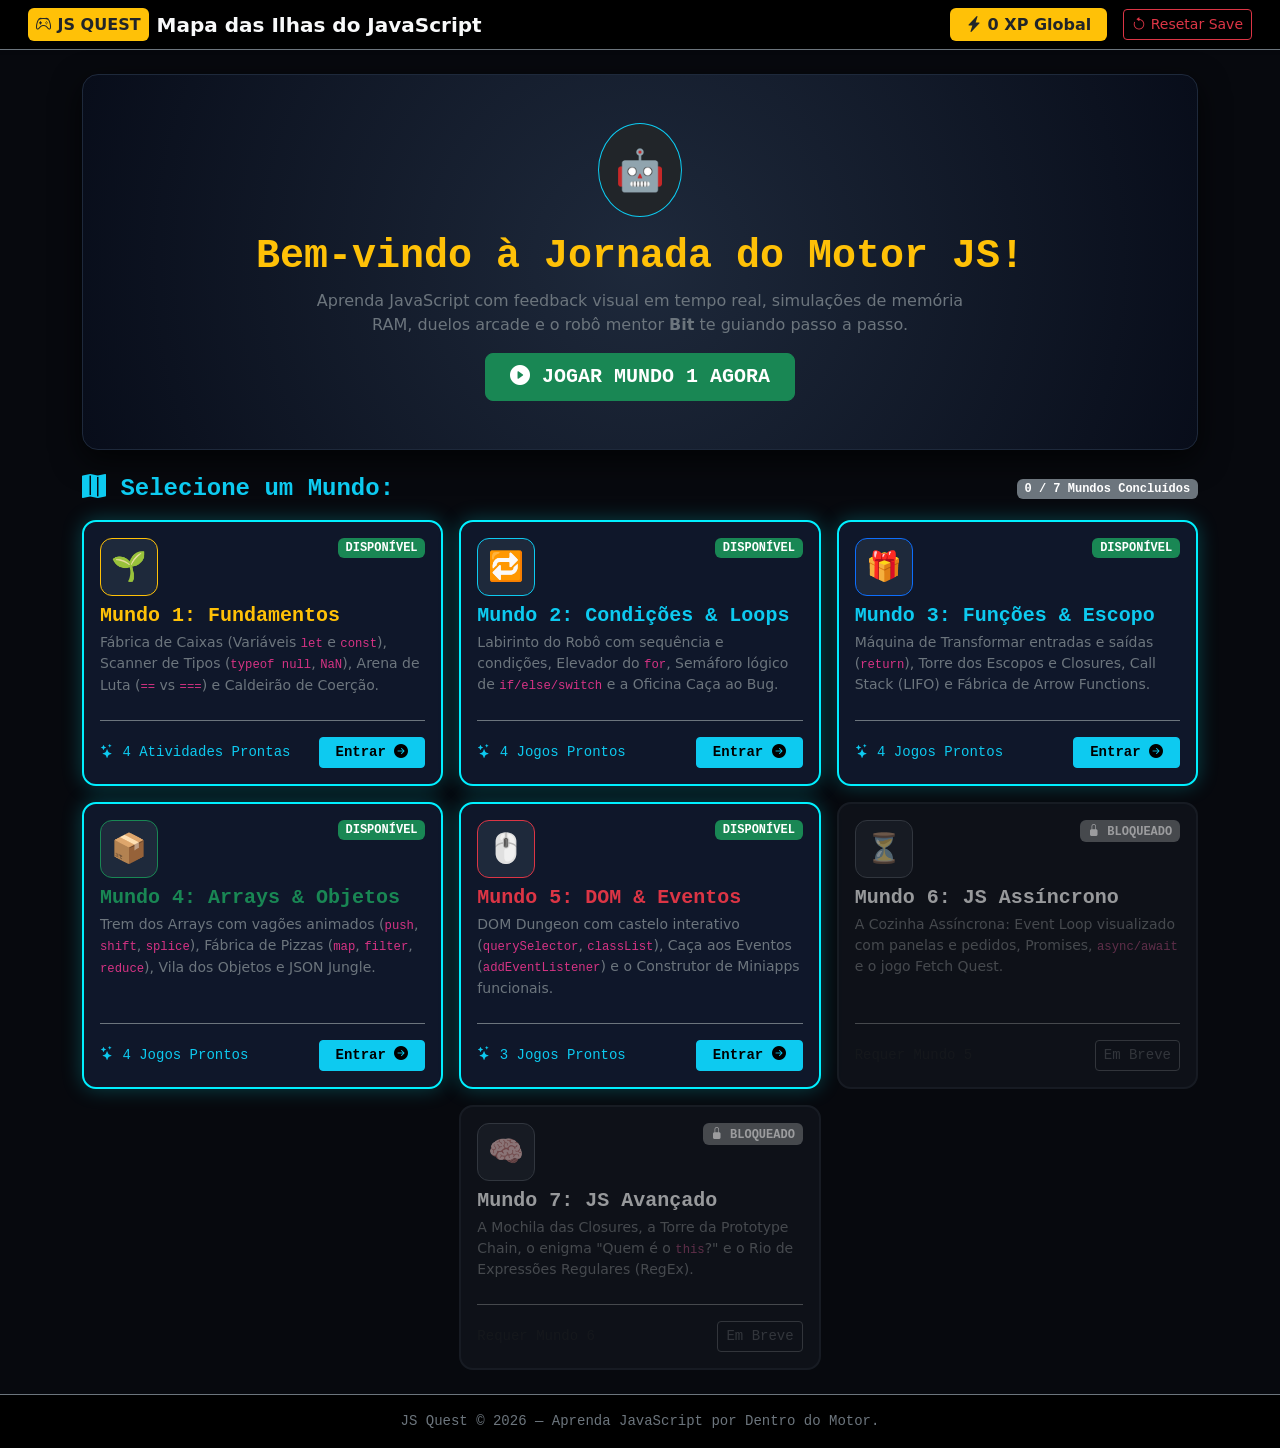
<file: index.html>
<!DOCTYPE html>
<html lang="pt-BR">

<head>
  <meta charset="UTF-8">
  <meta name="viewport" content="width=device-width, initial-scale=1.0">
  <title>JS Quest — Hub dos Mundos</title>
  <!-- Bootstrap 5 CSS -->
  <link href="https://cdn.jsdelivr.net/npm/bootstrap@5.3.3/dist/css/bootstrap.min.css" rel="stylesheet">
  <!-- Bootstrap Icons -->
  <link href="https://cdn.jsdelivr.net/npm/bootstrap-icons@1.11.3/font/bootstrap-icons.min.css" rel="stylesheet">
  <style>
    :root {
      --neon-cyan: #00f0ff;
      --neon-yellow: #ffe600;
      --neon-green: #39ff14;
      --card-bg: #0f172a;
    }

    body {
      background-color: #07090e !important;
      font-family: system-ui, -apple-system, BlinkMacSystemFont, "Segoe UI", Roboto, sans-serif;
      user-select: none;
    }

    /* HERO BANNER */
    .hero-banner {
      background: radial-gradient(circle at center, #1e293b 0%, #080d1a 100%);
      border: 1px solid #1e293b;
      border-radius: 16px;
      box-shadow: 0 10px 30px rgba(0, 0, 0, 0.7);
    }

    /* CARDS DOS MUNDOS */
    .world-card {
      background: var(--card-bg);
      border: 2px solid #334155;
      border-radius: 14px;
      transition: all 0.25s cubic-bezier(0.175, 0.885, 0.32, 1.275);
      position: relative;
      overflow: hidden;
      height: 100%;
      display: flex;
      flex-direction: column;
    }

    .world-card.active-world {
      border-color: var(--neon-cyan);
      box-shadow: 0 0 20px rgba(0, 240, 255, 0.25);
    }

    .world-card.active-world:hover {
      transform: translateY(-6px);
      box-shadow: 0 0 30px rgba(0, 240, 255, 0.45);
      border-color: var(--neon-yellow);
    }

    .world-card.locked-world {
      opacity: 0.6;
      border-color: #1e293b;
      filter: grayscale(0.5);
    }

    .world-icon-badge {
      width: 58px;
      height: 58px;
      border-radius: 12px;
      display: flex;
      align-items: center;
      justify-content: center;
      font-size: 1.8rem;
      background: #1e293b;
      border: 1px solid #475569;
    }

    .pulse-play {
      animation: pulseBtn 1.8s infinite ease-in-out;
    }

    @keyframes pulseBtn {

      0%,
      100% {
        transform: scale(1);
        box-shadow: 0 0 5px rgba(57, 255, 20, 0.4);
      }

      50% {
        transform: scale(1.03);
        box-shadow: 0 0 16px rgba(57, 255, 20, 0.8);
      }
    }
  </style>
</head>

<body class="text-light min-vh-100 d-flex flex-column">

  <!-- NAVBAR / HUD PRINCIPAL -->
  <header class="navbar navbar-dark bg-black border-bottom border-secondary px-3 py-2 sticky-top shadow-sm">
    <div class="container-fluid d-flex flex-wrap justify-content-between align-items-center">
      <div class="d-flex align-items-center gap-2">
        <span class="badge bg-warning text-dark p-2 fs-6"><i class="bi bi-controller"></i> JS QUEST</span>
        <span class="fw-bold text-light fs-5">Mapa das Ilhas do JavaScript</span>
      </div>

      <!-- STATUS GLOBAL DO JOGADOR -->
      <div class="d-flex align-items-center gap-3">
        <div class="badge bg-warning text-dark fs-6 px-3 py-2 shadow-sm" id="global-xp">
          <i class="bi bi-lightning-charge-fill"></i> 0 XP Global
        </div>
        <button class="btn btn-outline-danger btn-sm" id="btn-reset-data" title="Reiniciar progresso salvo">
          <i class="bi bi-arrow-counterclockwise"></i> Resetar Save
        </button>
      </div>
    </div>
  </header>

  <!-- CONTEÚDO PRINCIPAL: MAPA DOS 7 MUNDOS -->
  <main class="container my-4 flex-grow-1">

    <!-- HERO: BOAS-VINDAS DO ROBÔ BIT -->
    <div class="hero-banner p-4 p-md-5 mb-4 text-center">
      <div class="d-inline-block bg-dark rounded-circle p-3 border border-info mb-3">
        <span class="fs-1">🤖</span>
      </div>
      <h1 class="display-6 fw-bold text-warning font-monospace">Bem-vindo à Jornada do Motor JS!</h1>
      <p class="col-lg-8 mx-auto text-secondary fs-6">
        Aprenda JavaScript com feedback visual em tempo real, simulações de memória RAM, duelos arcade e o robô mentor
        <strong>Bit</strong> te guiando passo a passo.
      </p>
      <div class="d-flex justify-content-center gap-3 mt-3">
        <a href="mundo1.html" class="btn btn-success btn-lg fw-bold font-monospace px-4 py-2 pulse-play"
          id="hero-cta-btn">
          <i class="bi bi-play-circle-fill"></i> JOGAR MUNDO 1 AGORA
        </a>
      </div>
    </div>

    <!-- TÍTULO DA SEÇÃO -->
    <div class="d-flex justify-content-between align-items-center mb-3">
      <h4 class="text-info fw-bold font-monospace mb-0">
        <i class="bi bi-map-fill"></i> Selecione um Mundo:
      </h4>
      <span class="badge bg-secondary font-monospace" id="worlds-completed-badge">0 / 7 Mundos Concluídos</span>
    </div>

    <!-- GRID DOS 7 MUNDOS -->
    <div class="row g-3">

      <!-- MUNDO 1 (DISPONÍVEL / ATIVO) -->
      <div class="col-lg-4 col-md-6">
        <div class="world-card active-world p-3">
          <div class="d-flex justify-content-between align-items-start mb-2">
            <div class="world-icon-badge text-warning border-warning">🌱</div>
            <span class="badge bg-success font-monospace" id="m1-badge">DISPONÍVEL</span>
          </div>
          <h5 class="fw-bold text-warning font-monospace mb-1">Mundo 1: Fundamentos</h5>
          <p class="text-secondary small flex-grow-1">
            Fábrica de Caixas (Variáveis <code>let</code> e <code>const</code>), Scanner de Tipos
            (<code>typeof null</code>, <code>NaN</code>), Arena de Luta (<code>==</code> vs <code>===</code>) e
            Caldeirão de Coerção.
          </p>
          <div class="border-top border-secondary pt-3 mt-2 d-flex justify-content-between align-items-center">
            <span class="text-info small font-monospace" id="m1-status"><i class="bi bi-stars"></i> 4 Atividades
              Prontas</span>
            <a href="mundo1.html" class="btn btn-sm btn-info fw-bold font-monospace px-3">
              Entrar <i class="bi bi-arrow-right-circle-fill"></i>
            </a>
          </div>
        </div>
      </div>

      <!-- MUNDO 2 (DESBLOQUEADO E ATIVO) -->
      <div class="col-lg-4 col-md-6">
        <div class="world-card active-world p-3">
          <div class="d-flex justify-content-between align-items-start mb-2">
            <div class="world-icon-badge text-info border-info">🔁</div>
            <span class="badge bg-success font-monospace" id="m2-badge">DISPONÍVEL</span>
          </div>
          <h5 class="fw-bold text-info font-monospace mb-1">Mundo 2: Condições & Loops</h5>
          <p class="text-secondary small flex-grow-1">
            Labirinto do Robô com sequência e condições, Elevador do <code>for</code>, Semáforo lógico de
            <code>if/else/switch</code> e a Oficina Caça ao Bug.
          </p>
          <div class="border-top border-secondary pt-3 mt-2 d-flex justify-content-between align-items-center">
            <span class="text-info small font-monospace" id="m2-status"><i class="bi bi-stars"></i> 4 Jogos
              Prontos</span>
            <a href="mundo2.html" class="btn btn-sm btn-info fw-bold font-monospace px-3">
              Entrar <i class="bi bi-arrow-right-circle-fill"></i>
            </a>
          </div>
        </div>
      </div>

      <!-- MUNDO 3 (DESBLOQUEADO E ATIVO) -->
      <div class="col-lg-4 col-md-6">
        <div class="world-card active-world p-3">
          <div class="d-flex justify-content-between align-items-start mb-2">
            <div class="world-icon-badge text-primary border-primary">🎁</div>
            <span class="badge bg-success font-monospace" id="m3-badge">DISPONÍVEL</span>
          </div>
          <h5 class="fw-bold text-info font-monospace mb-1">Mundo 3: Funções & Escopo</h5>
          <p class="text-secondary small flex-grow-1">
            Máquina de Transformar entradas e saídas (<code>return</code>), Torre dos Escopos e Closures, Call Stack
            (LIFO) e Fábrica de Arrow Functions.
          </p>
          <div class="border-top border-secondary pt-3 mt-2 d-flex justify-content-between align-items-center">
            <span class="text-info small font-monospace" id="m3-status"><i class="bi bi-stars"></i> 4 Jogos
              Prontos</span>
            <a href="mundo3.html" class="btn btn-sm btn-info fw-bold font-monospace px-3">
              Entrar <i class="bi bi-arrow-right-circle-fill"></i>
            </a>
          </div>
        </div>
      </div>

      <!-- MUNDO 4 (DISPONÍVEL E ATIVO) -->
      <div class="col-lg-4 col-md-6">
        <div class="world-card active-world p-3">
          <div class="d-flex justify-content-between align-items-start mb-2">
            <div class="world-icon-badge text-success border-success">📦</div>
            <span class="badge bg-success font-monospace" id="m4-badge">DISPONÍVEL</span>
          </div>
          <h5 class="fw-bold text-success font-monospace mb-1">Mundo 4: Arrays & Objetos</h5>
          <p class="text-secondary small flex-grow-1">
            Trem dos Arrays com vagões animados (<code>push</code>, <code>shift</code>, <code>splice</code>), Fábrica de
            Pizzas (<code>map</code>, <code>filter</code>, <code>reduce</code>), Vila dos Objetos e JSON Jungle.
          </p>
          <div class="border-top border-secondary pt-3 mt-2 d-flex justify-content-between align-items-center">
            <span class="text-info small font-monospace" id="m4-status"><i class="bi bi-stars"></i> 4 Jogos
              Prontos</span>
            <a href="mundo4.html" class="btn btn-sm btn-info fw-bold font-monospace px-3">
              Entrar <i class="bi bi-arrow-right-circle-fill"></i>
            </a>
          </div>
        </div>
      </div>

      <!-- MUNDO 5 (DISPONÍVEL E ATIVO) -->
      <div class="col-lg-4 col-md-6">
        <div class="world-card active-world p-3">
          <div class="d-flex justify-content-between align-items-start mb-2">
            <div class="world-icon-badge text-danger border-danger">🖱️</div>
            <span class="badge bg-success font-monospace" id="m5-badge">DISPONÍVEL</span>
          </div>
          <h5 class="fw-bold text-danger font-monospace mb-1">Mundo 5: DOM & Eventos</h5>
          <p class="text-secondary small flex-grow-1">
            DOM Dungeon com castelo interativo (<code>querySelector</code>, <code>classList</code>), Caça aos Eventos
            (<code>addEventListener</code>) e o Construtor de Miniapps funcionais.
          </p>
          <div class="border-top border-secondary pt-3 mt-2 d-flex justify-content-between align-items-center">
            <span class="text-info small font-monospace" id="m5-status"><i class="bi bi-stars"></i> 3 Jogos
              Prontos</span>
            <a href="mundo5.html" class="btn btn-sm btn-info fw-bold font-monospace px-3">
              Entrar <i class="bi bi-arrow-right-circle-fill"></i>
            </a>
          </div>
        </div>
      </div>

      <!-- MUNDO 6 (EM BREVE) -->
      <div class="col-lg-4 col-md-6">
        <div class="world-card locked-world p-3">
          <div class="d-flex justify-content-between align-items-start mb-2">
            <div class="world-icon-badge text-warning">⏳</div>
            <span class="badge bg-secondary font-monospace"><i class="bi bi-lock-fill"></i> BLOQUEADO</span>
          </div>
          <h5 class="fw-bold text-light font-monospace mb-1">Mundo 6: JS Assíncrono</h5>
          <p class="text-secondary small flex-grow-1">
            A Cozinha Assíncrona: Event Loop visualizado com panelas e pedidos, Promises, <code>async/await</code> e o
            jogo Fetch Quest.
          </p>
          <div class="border-top border-secondary pt-3 mt-2 d-flex justify-content-between align-items-center">
            <span class="text-muted small font-monospace">Requer Mundo 5</span>
            <button class="btn btn-sm btn-outline-secondary font-monospace" disabled>Em Breve</button>
          </div>
        </div>
      </div>

      <!-- MUNDO 7 (EM BREVE) -->
      <div class="col-lg-4 col-md-6 mx-auto">
        <div class="world-card locked-world p-3">
          <div class="d-flex justify-content-between align-items-start mb-2">
            <div class="world-icon-badge text-purple" style="color: #c084fc;">🧠</div>
            <span class="badge bg-secondary font-monospace"><i class="bi bi-lock-fill"></i> BLOQUEADO</span>
          </div>
          <h5 class="fw-bold text-light font-monospace mb-1">Mundo 7: JS Avançado</h5>
          <p class="text-secondary small flex-grow-1">
            A Mochila das Closures, a Torre da Prototype Chain, o enigma "Quem é o <code>this</code>?" e o Rio de
            Expressões Regulares (RegEx).
          </p>
          <div class="border-top border-secondary pt-3 mt-2 d-flex justify-content-between align-items-center">
            <span class="text-muted small font-monospace">Requer Mundo 6</span>
            <button class="btn btn-sm btn-outline-secondary font-monospace" disabled>Em Breve</button>
          </div>
        </div>
      </div>

    </div>
  </main>

  <!-- FOOTER -->
  <footer class="bg-black border-top border-secondary py-3 text-center text-secondary small font-monospace">
    JS Quest &copy; 2026 — Aprenda JavaScript por Dentro do Motor.
  </footer>

  <!-- Bootstrap 5 Bundle JS -->
  <script src="https://cdn.jsdelivr.net/npm/bootstrap@5.3.3/dist/js/bootstrap.bundle.min.js"></script>

  <!-- SCRIPT DO HUB: LÊ DADOS DO LOCALSTORAGE DE TODOS OS MUNDOS -->
  <script>
    document.addEventListener('DOMContentLoaded', () => {
      const globalXpEl = document.getElementById('global-xp');
      const worldsCompletedBadge = document.getElementById('worlds-completed-badge');
      const heroCtaBtn = document.getElementById('hero-cta-btn');
      const btnReset = document.getElementById('btn-reset-data');

      const m1StatusEl = document.getElementById('m1-status');
      const m1Badge = document.getElementById('m1-badge');

      const m2StatusEl = document.getElementById('m2-status');
      const m2Badge = document.getElementById('m2-badge');

      const m3StatusEl = document.getElementById('m3-status');
      const m3Badge = document.getElementById('m3-badge');

      function loadHubData() {
        const rawV1 = localStorage.getItem('JS_QUEST_DATA_V1');
        let totalXp = 0;
        let completedWorlds = [];

        if (rawV1) {
          try {
            const data = JSON.parse(rawV1);
            if (data.xp) totalXp = data.xp;
            if (Array.isArray(data.completedWorlds)) completedWorlds = data.completedWorlds;
          } catch (e) {
            console.error('Erro ao ler progresso:', e);
          }
        }

        // 1. Atualiza XP Global no Topo
        globalXpEl.innerHTML = `<i class="bi bi-lightning-charge-fill"></i> ${totalXp} XP Global`;

        // 2. Atualiza Contador de Mundos Concluídos
        const completedCount = completedWorlds.length;
        if (worldsCompletedBadge) {
          worldsCompletedBadge.textContent = `${completedCount} / 7 Mundos Concluídos`;
          if (completedCount > 0) {
            worldsCompletedBadge.className = 'badge bg-success font-monospace';
          }
        }

        // 3. Atualiza Card do Mundo 1
        if (completedWorlds.includes('mundo1')) {
          if (m1StatusEl) m1StatusEl.innerHTML = `<i class="bi bi-check-circle-fill text-success"></i> CONCLUÍDO (4/4)`;
          if (m1Badge) {
            m1Badge.textContent = 'CONCLUÍDO';
            m1Badge.className = 'badge bg-success font-monospace';
          }
        }

        // 4. Atualiza Card do Mundo 2
        if (completedWorlds.includes('mundo2')) {
          if (m2StatusEl) m2StatusEl.innerHTML = `<i class="bi bi-check-circle-fill text-success"></i> CONCLUÍDO (4/4)`;
          if (m2Badge) {
            m2Badge.textContent = 'CONCLUÍDO';
            m2Badge.className = 'badge bg-success font-monospace';
          }
        }

        // 5. Atualiza Card do Mundo 3
        if (completedWorlds.includes('mundo3')) {
          if (m3StatusEl) m3StatusEl.innerHTML = `<i class="bi bi-check-circle-fill text-success"></i> CONCLUÍDO (4/4)`;
          if (m3Badge) {
            m3Badge.textContent = 'CONCLUÍDO';
            m3Badge.className = 'badge bg-success font-monospace';
          }
        }

        // 6. Botão Inteligente no Banner Principal
        if (heroCtaBtn) {
          if (!completedWorlds.includes('mundo1')) {
            heroCtaBtn.href = 'mundo1.html';
            heroCtaBtn.innerHTML = '<i class="bi bi-play-circle-fill"></i> JOGAR MUNDO 1 AGORA';
          } else if (!completedWorlds.includes('mundo2')) {
            heroCtaBtn.href = 'mundo2.html';
            heroCtaBtn.innerHTML = '<i class="bi bi-arrow-right-circle-fill"></i> CONTINUAR: MUNDO 2';
          } else if (!completedWorlds.includes('mundo3')) {
            heroCtaBtn.href = 'mundo3.html';
            heroCtaBtn.innerHTML = '<i class="bi bi-arrow-right-circle-fill"></i> CONTINUAR: MUNDO 3';
          } else {
            heroCtaBtn.href = 'mundo1.html';
            heroCtaBtn.innerHTML = '<i class="bi bi-trophy-fill"></i> REVISAR MUNDOS CONCLUÍDOS';
          }
        }
      }

      const m4StatusEl = document.getElementById('m4-status');
      const m4Badge = document.getElementById('m4-badge');

      if (completedWorlds.includes('mundo4')) {
        if (m4StatusEl) m4StatusEl.innerHTML = `<i class="bi bi-check-circle-fill text-success"></i> CONCLUÍDO (4/4)`;
        if (m4Badge) {
          m4Badge.textContent = 'CONCLUÍDO';
          m4Badge.className = 'badge bg-success font-monospace';
        }
      }

      const m5StatusEl = document.getElementById('m5-status');
      const m5Badge = document.getElementById('m5-badge');

      if (completedWorlds.includes('mundo5')) {
        if (m5StatusEl) m5StatusEl.innerHTML = `<i class="bi bi-check-circle-fill text-success"></i> CONCLUÍDO (3/3)`;
        if (m5Badge) {
          m5Badge.textContent = 'CONCLUÍDO';
          m5Badge.className = 'badge bg-success font-monospace';
        }
      }

      // Botão para resetar o progresso
      btnReset.addEventListener('click', () => {
        if (confirm('Deseja realmente zerar todo o progresso do jogo salvo no seu navegador?')) {
          localStorage.clear();
          loadHubData();
          alert('Progresso reiniciado com sucesso!');
        }
      });

      loadHubData();
    });
  </script>
</body>

</html>
</file>
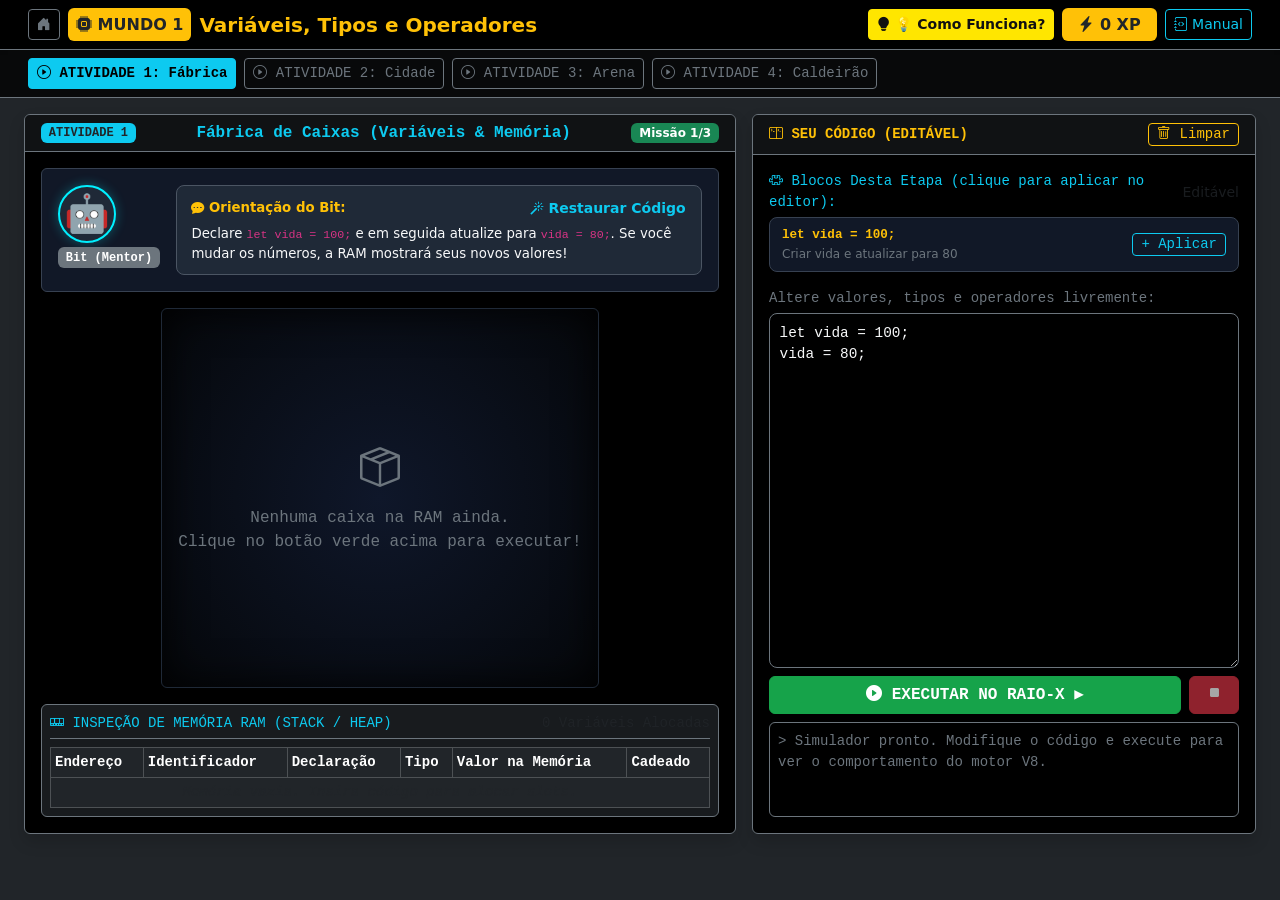
<file: mundo1.html>
<!DOCTYPE html>
<html lang="pt-BR">

<head>
    <meta charset="UTF-8">
    <meta name="viewport" content="width=device-width, initial-scale=1.0">
    <title>JS Quest — Mundo 1: Variáveis, Tipos e Operadores</title>
    <!-- Bootstrap 5 CSS -->
    <link href="https://cdn.jsdelivr.net/npm/bootstrap@5.3.3/dist/css/bootstrap.min.css" rel="stylesheet">
    <!-- Bootstrap Icons -->
    <link href="https://cdn.jsdelivr.net/npm/bootstrap-icons@1.11.3/font/bootstrap-icons.min.css" rel="stylesheet">
    <link rel="stylesheet" href="./css/mundo1.css">
</head>

<body class="bg-dark text-light min-vh-100 d-flex flex-column">

    <!-- HUD SUPERIOR -->
    <header class="navbar navbar-dark bg-black border-bottom border-secondary px-3 py-2 sticky-top shadow-sm">
        <div class="container-fluid d-flex flex-wrap justify-content-between align-items-center">
            <div class="d-flex align-items-center gap-2">
                <a href="index.html" class="btn btn-outline-secondary btn-sm" title="Voltar ao Mapa dos Mundos">
                    <i class="bi bi-house-door-fill"></i>
                </a>
                <span class="badge bg-warning text-dark p-2 fs-6"><i class="bi bi-cpu-fill"></i> MUNDO 1</span>
                <span class="fw-bold text-warning fs-5">Variáveis, Tipos e Operadores</span>
            </div>

            <div class="d-flex align-items-center gap-2">
                <button class="btn btn-warning btn-sm fw-bold shadow-sm" id="btn-explain-logic">
                    <i class="bi bi-lightbulb-fill"></i> 💡 Como Funciona?
                </button>
                <div class="badge bg-warning text-dark fs-6 px-3 py-2 shadow-sm" id="hud-xp">
                    <i class="bi bi-lightning-charge-fill"></i> 0 XP
                </div>
                <button class="btn btn-outline-info btn-sm" data-bs-toggle="offcanvas" data-bs-target="#docsOffcanvas">
                    <i class="bi bi-journal-code"></i> Manual
                </button>
            </div>
        </div>
    </header>

    <!-- SELETOR DAS 4 ATIVIDADES DO MUNDO 1 -->
    <nav class="bg-black bg-opacity-75 border-bottom border-secondary py-2 px-3">
        <div class="container-fluid d-flex gap-2 overflow-auto" id="phase-nav"></div>
    </nav>

    <!-- PALCO PRINCIPAL -->
    <main class="container-fluid px-3 px-md-4 my-3 flex-grow-1">
        <div class="row g-3">

            <!-- LADO ESQUERDO: PALCO VISUAL (CAIXAS / SCANNER / ARENA ARCADE / FORNALHA) -->
            <div class="col-xl-7 col-lg-6">
                <div class="card bg-black border-secondary h-100 shadow d-flex flex-column">

                    <div
                        class="card-header border-secondary d-flex justify-content-between align-items-center bg-dark bg-opacity-50">
                        <span class="badge bg-info text-dark font-monospace fw-bold" id="activity-id">ATIVIDADE 1</span>
                        <h6 class="card-title mb-0 text-info fw-bold font-monospace" id="activity-title">Fábrica de
                            Caixas</h6>
                        <span class="badge bg-success" id="mission-step">Missão 1/3</span>
                    </div>

                    <div class="card-body d-flex flex-column p-3">

                        <!-- GUIA BIT -->
                        <div class="guide-character-card mb-3 p-3 rounded d-flex align-items-start gap-3">
                            <div class="robot-avatar-wrapper text-center">
                                <div class="robot-avatar" id="robot-avatar">🤖</div>
                                <span class="badge bg-secondary font-monospace mt-1" id="robot-mood">Bit (Mentor)</span>
                            </div>
                            <div class="speech-bubble flex-grow-1">
                                <div class="d-flex justify-content-between align-items-center mb-1">
                                    <strong class="text-warning small"><i class="bi bi-chat-dots-fill"></i> Orientação
                                        do Bit:</strong>
                                    <button class="btn btn-sm btn-link text-info text-decoration-none p-0 fw-bold"
                                        id="btn-auto-solve" title="Restaura o modelo sugerido">
                                        <i class="bi bi-magic"></i> Restaurar Código
                                    </button>
                                </div>
                                <div class="speech-text text-light small" id="guide-speech">
                                    Carregando atividade...
                                </div>
                            </div>
                        </div>

                        <!-- PALCO DO SIMULADOR -->
                        <div id="game-stage"
                            class="stage-container flex-grow-1 rounded d-flex flex-column justify-content-center align-items-center position-relative p-3">
                        </div>

                        <!-- NOVA BARRA DE VITÓRIA DA MISSÃO (APARECE SEM BLOQUEAR O PALCO) -->
                        <div id="mission-success-bar"
                            class="alert alert-success d-none d-flex flex-wrap justify-content-between align-items-center my-2 p-2 border-success shadow">
                            <span class="fw-bold font-monospace text-dark fs-6">
                                <i class="bi bi-check-circle-fill text-success"></i> Missão Concluída com Sucesso! (+100
                                XP)
                            </span>
                            <div class="d-flex gap-2">
                                <button type="button" class="btn btn-sm btn-outline-dark font-monospace fw-bold"
                                    id="btn-success-explain">
                                    <i class="bi bi-lightbulb-fill"></i> Ver Explicação
                                </button>
                                <button type="button" class="btn btn-sm btn-success font-monospace fw-bold shadow px-3"
                                    id="btn-success-next">
                                    Próxima Missão ➔
                                </button>
                            </div>
                        </div>

                        <!-- TABELA DE RAM (STACK / HEAP) -->
                        <div class="mt-3 bg-dark bg-opacity-75 border border-secondary rounded p-2">
                            <div
                                class="d-flex justify-content-between align-items-center border-bottom border-secondary pb-1 mb-2 font-monospace small">
                                <span class="text-info"><i class="bi bi-memory"></i> INSPEÇÃO DE MEMÓRIA RAM (STACK /
                                    HEAP)</span>
                                <span class="text-muted" id="ram-count">0 Variáveis Alocadas</span>
                            </div>
                            <div class="table-responsive" style="max-height: 110px; overflow-y: auto;">
                                <table class="table table-dark table-sm table-bordered font-monospace small mb-0">
                                    <thead>
                                        <tr class="text-secondary">
                                            <th>Endereço</th>
                                            <th>Identificador</th>
                                            <th>Declaração</th>
                                            <th>Tipo</th>
                                            <th>Valor na Memória</th>
                                            <th>Cadeado</th>
                                        </tr>
                                    </thead>
                                    <tbody id="ram-table-body">
                                        <tr>
                                            <td colspan="6" class="text-center text-muted fst-italic">Memória vazia.
                                                Insira código para alocar slots.</td>
                                        </tr>
                                    </tbody>
                                </table>
                            </div>
                        </div>

                    </div>
                </div>
            </div>

            <!-- LADO DIREITO: CHIPS & EDITOR DE CÓDIGO -->
            <div class="col-xl-5 col-lg-6">
                <div class="card bg-black border-secondary h-100 shadow d-flex flex-column">

                    <div
                        class="card-header border-secondary d-flex justify-content-between align-items-center bg-dark bg-opacity-50">
                        <span class="fw-bold font-monospace text-warning small">
                            <i class="bi bi-terminal-split"></i> SEU CÓDIGO (EDITÁVEL)
                        </span>
                        <button class="btn btn-outline-warning btn-sm py-0 px-2 font-monospace" id="btn-clear-code"
                            title="Limpar editor">
                            <i class="bi bi-trash"></i> Limpar
                        </button>
                    </div>

                    <div class="card-body d-flex flex-column p-3">

                        <!-- BLOCOS SUGERIDOS -->
                        <div class="mb-3">
                            <div class="d-flex justify-content-between align-items-center mb-1">
                                <label class="form-label text-info small font-monospace mb-0">
                                    <i class="bi bi-puzzle"></i> Blocos Desta Etapa (clique para aplicar no editor):
                                </label>
                                <small class="text-muted">Editável</small>
                            </div>
                            <div class="command-deck d-flex flex-column gap-2" id="command-deck"></div>
                        </div>

                        <!-- EDITOR REAL -->
                        <div class="mb-2 flex-grow-1 d-flex flex-column">
                            <label class="form-label text-secondary small font-monospace mb-1">
                                Altere valores, tipos e operadores livremente:
                            </label>
                            <textarea id="code-input"
                                class="form-control font-monospace flex-grow-1 text-light bg-black border-secondary"
                                spellcheck="false" placeholder="// Digite instruções JS aqui..."></textarea>
                        </div>

                        <!-- BOTÕES DE AÇÃO -->
                        <div class="d-flex gap-2 mb-2">
                            <button class="btn btn-success flex-grow-1 fw-bold font-monospace shadow" id="btn-run-game">
                                <i class="bi bi-play-circle-fill"></i> EXECUTAR NO RAIO-X ▶
                            </button>
                            <button class="btn btn-danger font-monospace px-3" id="btn-stop-game" title="Parar execução"
                                disabled>
                                <i class="bi bi-stop-fill"></i>
                            </button>
                        </div>

                        <!-- TERMINAL -->
                        <div id="v8-terminal"
                            class="bg-black border border-secondary rounded p-2 font-monospace text-light small overflow-auto"
                            style="height: 95px;">
                            <span class="text-secondary">> Simulador pronto. Modifique o código e execute para ver o
                                comportamento do motor V8.</span>
                        </div>

                    </div>
                </div>
            </div>

        </div>
    </main>

    <!-- MODAL: EXPLICAÇÃO + BOTÃO DE AVANÇO -->
    <div class="modal fade" id="modalExplanation" tabindex="-1" data-bs-backdrop="static" aria-hidden="true">
        <div class="modal-dialog modal-dialog-centered modal-lg">
            <div class="modal-content bg-dark border-warning text-light shadow-lg">
                <div class="modal-header border-secondary bg-black">
                    <h5 class="modal-title text-warning fw-bold d-flex align-items-center gap-2">
                        <span class="fs-4">💡</span> O Bit Explica: Como Funciona por Dentro
                    </h5>
                </div>
                <div class="modal-body p-4">
                    <div class="p-3 rounded mb-3 bg-secondary bg-opacity-25 border border-secondary">
                        <h6 class="text-info fw-bold mb-2"><i class="bi bi-diagram-3-fill"></i> 1. Cenário e
                            Comportamento Visual:</h6>
                        <p class="fs-6 mb-0 text-light" id="explain-scenario-text"></p>
                    </div>
                    <div class="p-3 rounded mb-3 bg-primary bg-opacity-10 border border-primary">
                        <h6 class="text-warning fw-bold mb-2"><i class="bi bi-cpu-fill"></i> 2. O Que o Motor JavaScript
                            Executou:</h6>
                        <p class="small mb-0 text-light" id="explain-engine-text"></p>
                    </div>
                    <div class="p-3 rounded bg-success bg-opacity-15 border border-success">
                        <h6 class="text-success fw-bold mb-1"><i class="bi bi-check-all"></i> 3. Regra de Lógica:</h6>
                        <div class="fs-6 fw-bold text-white font-monospace" id="explain-rule-text"></div>
                    </div>
                </div>
                <div class="modal-footer border-secondary bg-black d-flex justify-content-between">
                    <button type="button" class="btn btn-outline-secondary font-monospace" data-bs-dismiss="modal">
                        Revisar Código
                    </button>
                    <button type="button" class="btn btn-success fw-bold font-monospace px-4 shadow"
                        id="btn-modal-next-mission">
                        Avançar para a Próxima Missão ➔
                    </button>
                </div>
            </div>
        </div>
    </div>

    <!-- MODAL DE VITÓRIA FINAL DO MUNDO 1 🏆 -->
    <div class="modal fade" id="modalWorldVictory" tabindex="-1" data-bs-backdrop="static" aria-hidden="true">
        <div class="modal-dialog modal-dialog-centered">
            <div class="modal-content bg-black border-success text-light text-center p-4 shadow-lg">
                <div class="mb-2">
                    <span class="fs-1">🏆</span>
                </div>
                <h3 class="fw-bold text-success font-monospace mb-1">MUNDO 1 CONCLUÍDO!</h3>
                <p class="text-secondary small mb-3">Você dominou Variáveis (let/const), Mutabilidade, Tipos de Dados
                    (typeof/NaN), Arena de Comparação (== vs ===) e Coerção Implícita!</p>

                <div class="d-flex justify-content-center gap-2 mb-3">
                    <span class="badge bg-warning text-dark fs-6 px-3 py-2 font-monospace" id="victory-xp-badge">
                        <i class="bi bi-lightning-charge-fill"></i> +400 XP Ganho
                    </span>
                    <span class="badge bg-info text-dark fs-6 px-3 py-2 font-monospace">
                        <i class="bi bi-award-fill"></i> Mestre dos Fundamentos
                    </span>
                </div>

                <div class="d-flex flex-column gap-2 mt-2">
                    <a href="index.html" class="btn btn-success btn-lg fw-bold font-monospace shadow">
                        <i class="bi bi-map-fill"></i> Voltar ao Mapa dos Mundos ➔
                    </a>
                    <button type="button" class="btn btn-outline-secondary font-monospace btn-sm"
                        data-bs-dismiss="modal">
                        Continuar no Simulador para Praticar
                    </button>
                </div>
            </div>
        </div>
    </div>

    <!-- OFFCANVAS: MANUAL -->
    <div class="offcanvas offcanvas-end bg-dark text-light border-secondary" tabindex="-1" id="docsOffcanvas">
        <div class="offcanvas-header border-bottom border-secondary">
            <h5 class="offcanvas-title text-warning font-monospace"><i class="bi bi-journal-code"></i> Manual Técnico do
                Mundo 1</h5>
            <button type="button" class="btn-close btn-close-white" data-bs-dismiss="offcanvas"></button>
        </div>
        <div class="offcanvas-body font-monospace small" id="manual-content"></div>
    </div>

    <!-- Scripts -->
    <script src="https://cdn.jsdelivr.net/npm/bootstrap@5.3.3/dist/js/bootstrap.bundle.min.js"></script>
    <script src="./js/mundo1-model.js"></script>
    <script src="./js/mundo1-view.js"></script>
    <script src="./js/mundo1-controller.js"></script>
    <script src="./js/mundo1-app.js"></script>
</body>

</html>
</file>
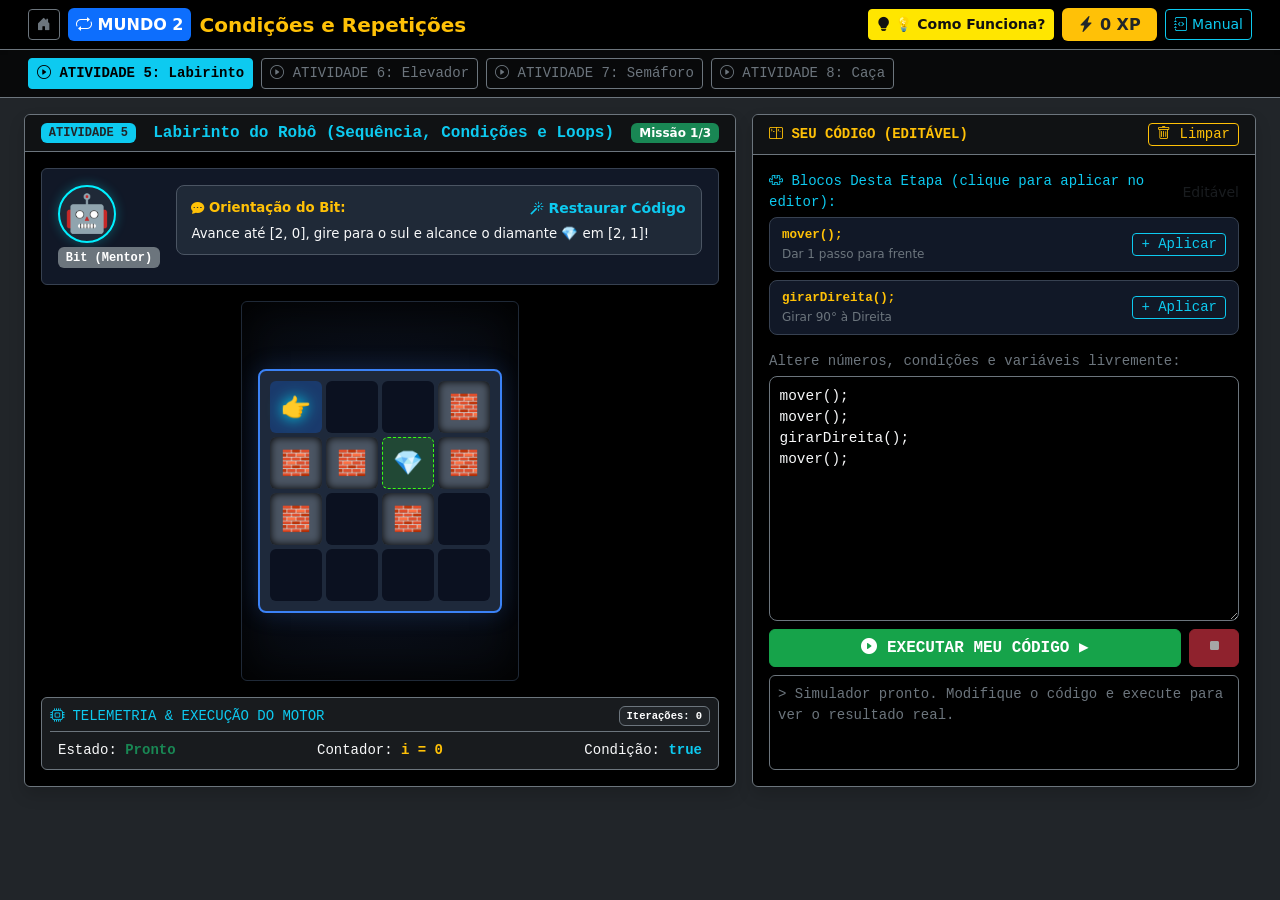
<file: mundo2.html>
<!DOCTYPE html>
<html lang="pt-BR">

<head>
    <meta charset="UTF-8">
    <meta name="viewport" content="width=device-width, initial-scale=1.0">
    <title>JS Quest — Mundo 2: Condições e Repetições</title>
    <!-- Bootstrap 5 CSS -->
    <link href="https://cdn.jsdelivr.net/npm/bootstrap@5.3.3/dist/css/bootstrap.min.css" rel="stylesheet">
    <!-- Bootstrap Icons -->
    <link href="https://cdn.jsdelivr.net/npm/bootstrap-icons@1.11.3/font/bootstrap-icons.min.css" rel="stylesheet">
    <link rel="stylesheet" href="./css/mundo2.css">
</head>

<body class="bg-dark text-light min-vh-100 d-flex flex-column">

    <!-- HUD SUPERIOR -->
    <header class="navbar navbar-dark bg-black border-bottom border-secondary px-3 py-2 sticky-top shadow-sm">
        <div class="container-fluid d-flex flex-wrap justify-content-between align-items-center">
            <div class="d-flex align-items-center gap-2">
                <a href="index.html" class="btn btn-outline-secondary btn-sm" title="Voltar ao Mapa dos Mundos">
                    <i class="bi bi-house-door-fill"></i>
                </a>
                <span class="badge bg-primary text-white p-2 fs-6"><i class="bi bi-repeat"></i> MUNDO 2</span>
                <span class="fw-bold text-warning fs-5">Condições e Repetições</span>
            </div>

            <div class="d-flex align-items-center gap-2">
                <button class="btn btn-warning btn-sm fw-bold shadow-sm" id="btn-explain-logic">
                    <i class="bi bi-lightbulb-fill"></i> 💡 Como Funciona?
                </button>
                <div class="badge bg-warning text-dark fs-6 px-3 py-2 shadow-sm" id="hud-xp">
                    <i class="bi bi-lightning-charge-fill"></i> 0 XP
                </div>
                <button class="btn btn-outline-info btn-sm" data-bs-toggle="offcanvas" data-bs-target="#docsOffcanvas">
                    <i class="bi bi-journal-code"></i> Manual
                </button>
            </div>
        </div>
    </header>

    <!-- SELETOR DAS 4 ATIVIDADES -->
    <nav class="bg-black bg-opacity-75 border-bottom border-secondary py-2 px-3">
        <div class="container-fluid d-flex gap-2 overflow-auto" id="phase-nav"></div>
    </nav>

    <!-- PALCO PRINCIPAL -->
    <main class="container-fluid px-3 px-md-4 my-3 flex-grow-1">
        <div class="row g-3">

            <!-- LADO ESQUERDO: PALCO VISUAL -->
            <div class="col-xl-7 col-lg-6">
                <div class="card bg-black border-secondary h-100 shadow d-flex flex-column">

                    <div
                        class="card-header border-secondary d-flex justify-content-between align-items-center bg-dark bg-opacity-50">
                        <span class="badge bg-info text-dark font-monospace fw-bold" id="activity-id">ATIVIDADE 5</span>
                        <h6 class="card-title mb-0 text-info fw-bold font-monospace" id="activity-title">Labirinto do
                            Robô</h6>
                        <span class="badge bg-success" id="mission-step">Missão 1/3</span>
                    </div>

                    <div class="card-body d-flex flex-column p-3">

                        <!-- GUIA BIT -->
                        <div class="guide-character-card mb-3 p-3 rounded d-flex align-items-start gap-3">
                            <div class="robot-avatar-wrapper text-center">
                                <div class="robot-avatar" id="robot-avatar">🤖</div>
                                <span class="badge bg-secondary font-monospace mt-1" id="robot-mood">Bit (Mentor)</span>
                            </div>
                            <div class="speech-bubble flex-grow-1">
                                <div class="d-flex justify-content-between align-items-center mb-1">
                                    <strong class="text-warning small"><i class="bi bi-chat-dots-fill"></i> Orientação
                                        do Bit:</strong>
                                    <button class="btn btn-sm btn-link text-info text-decoration-none p-0 fw-bold"
                                        id="btn-auto-solve" title="Restaura o modelo sugerido">
                                        <i class="bi bi-magic"></i> Restaurar Código
                                    </button>
                                </div>
                                <div class="speech-text text-light small" id="guide-speech">
                                    Carregando atividade...
                                </div>
                            </div>
                        </div>

                        <!-- PALCO DO SIMULADOR -->
                        <div id="game-stage"
                            class="stage-container flex-grow-1 rounded d-flex flex-column justify-content-center align-items-center position-relative p-3">
                        </div>

                        <!-- NOVA BARRA DE VITÓRIA DA MISSÃO (APARECE SEM BLOQUEAR O PALCO) -->
                        <div id="mission-success-bar"
                            class="alert alert-success d-none d-flex flex-wrap justify-content-between align-items-center my-2 p-2 border-success shadow">
                            <span class="fw-bold font-monospace text-dark fs-6">
                                <i class="bi bi-check-circle-fill text-success"></i> Missão Concluída com Sucesso! (+100
                                XP)
                            </span>
                            <div class="d-flex gap-2">
                                <button type="button" class="btn btn-sm btn-outline-dark font-monospace fw-bold"
                                    id="btn-success-explain">
                                    <i class="bi bi-lightbulb-fill"></i> Ver Explicação
                                </button>
                                <button type="button" class="btn btn-sm btn-success font-monospace fw-bold shadow px-3"
                                    id="btn-success-next">
                                    Próxima Missão ➔
                                </button>
                            </div>
                        </div>

                        <!-- TELEMETRIA DO MOTOR -->
                        <div class="mt-3 bg-dark bg-opacity-75 border border-secondary rounded p-2">
                            <div
                                class="d-flex justify-content-between align-items-center border-bottom border-secondary pb-1 mb-2 font-monospace small">
                                <span class="text-info"><i class="bi bi-cpu"></i> TELEMETRIA & EXECUÇÃO DO MOTOR</span>
                                <span class="badge bg-dark border border-secondary" id="cycle-counter">Iterações:
                                    0</span>
                            </div>
                            <div class="d-flex justify-content-between align-items-center font-monospace small text-light px-2"
                                id="telemetry-bar">
                                <span>Estado: <strong class="text-success" id="telemetry-status">Pronto</strong></span>
                                <span>Contador: <strong class="text-warning" id="telemetry-counter">i =
                                        0</strong></span>
                                <span>Condição: <strong class="text-info" id="telemetry-condition">true</strong></span>
                            </div>
                        </div>

                    </div>
                </div>
            </div>

            <!-- LADO DIREITO: CHIPS & EDITOR DE CÓDIGO -->
            <div class="col-xl-5 col-lg-6">
                <div class="card bg-black border-secondary h-100 shadow d-flex flex-column">

                    <div
                        class="card-header border-secondary d-flex justify-content-between align-items-center bg-dark bg-opacity-50">
                        <span class="fw-bold font-monospace text-warning small">
                            <i class="bi bi-terminal-split"></i> SEU CÓDIGO (EDITÁVEL)
                        </span>
                        <button class="btn btn-outline-warning btn-sm py-0 px-2 font-monospace" id="btn-clear-code"
                            title="Limpar editor">
                            <i class="bi bi-trash"></i> Limpar
                        </button>
                    </div>

                    <div class="card-body d-flex flex-column p-3">

                        <!-- BLOCOS SUGERIDOS -->
                        <div class="mb-3">
                            <div class="d-flex justify-content-between align-items-center mb-1">
                                <label class="form-label text-info small font-monospace mb-0">
                                    <i class="bi bi-puzzle"></i> Blocos Desta Etapa (clique para aplicar no editor):
                                </label>
                                <small class="text-muted">Editável</small>
                            </div>
                            <div class="command-deck d-flex flex-column gap-2" id="command-deck"></div>
                        </div>

                        <!-- EDITOR REAL -->
                        <div class="mb-2 flex-grow-1 d-flex flex-column">
                            <label class="form-label text-secondary small font-monospace mb-1">
                                Altere números, condições e variáveis livremente:
                            </label>
                            <textarea id="code-input"
                                class="form-control font-monospace flex-grow-1 text-light bg-black border-secondary"
                                spellcheck="false" placeholder="// Seu código aqui..."></textarea>
                        </div>

                        <!-- BOTÕES DE AÇÃO -->
                        <div class="d-flex gap-2 mb-2">
                            <button class="btn btn-success flex-grow-1 fw-bold font-monospace shadow" id="btn-run-game">
                                <i class="bi bi-play-circle-fill"></i> EXECUTAR MEU CÓDIGO ▶
                            </button>
                            <button class="btn btn-danger font-monospace px-3" id="btn-stop-game" title="Parar execução"
                                disabled>
                                <i class="bi bi-stop-fill"></i>
                            </button>
                        </div>

                        <!-- TERMINAL -->
                        <div id="v8-terminal"
                            class="bg-black border border-secondary rounded p-2 font-monospace text-light small overflow-auto"
                            style="height: 95px;">
                            <span class="text-secondary">> Simulador pronto. Modifique o código e execute para ver o
                                resultado real.</span>
                        </div>

                    </div>
                </div>
            </div>

        </div>
    </main>

    <!-- MODAL: EXPLICAÇÃO + BOTÃO PARA AVANÇAR DE MISSÃO -->
    <div class="modal fade" id="modalExplanation" tabindex="-1" data-bs-backdrop="static" aria-hidden="true">
        <div class="modal-dialog modal-dialog-centered modal-lg">
            <div class="modal-content bg-dark border-warning text-light shadow-lg">
                <div class="modal-header border-secondary bg-black">
                    <h5 class="modal-title text-warning fw-bold d-flex align-items-center gap-2">
                        <span class="fs-4">💡</span> O Bit Explica: Como Funciona por Dentro
                    </h5>
                </div>
                <div class="modal-body p-4">
                    <div class="p-3 rounded mb-3 bg-secondary bg-opacity-25 border border-secondary">
                        <h6 class="text-info fw-bold mb-2"><i class="bi bi-diagram-3-fill"></i> 1. Cenário e
                            Comportamento Visual:</h6>
                        <p class="fs-6 mb-0 text-light" id="explain-scenario-text"></p>
                    </div>
                    <div class="p-3 rounded mb-3 bg-primary bg-opacity-10 border border-primary">
                        <h6 class="text-warning fw-bold mb-2"><i class="bi bi-cpu-fill"></i> 2. O Que o Motor JavaScript
                            Executou:</h6>
                        <p class="small mb-0 text-light" id="explain-engine-text"></p>
                    </div>
                    <div class="p-3 rounded bg-success bg-opacity-15 border border-success">
                        <h6 class="text-success fw-bold mb-1"><i class="bi bi-check-all"></i> 3. Regra de Lógica:</h6>
                        <div class="fs-6 fw-bold text-white font-monospace" id="explain-rule-text"></div>
                    </div>
                </div>
                <div class="modal-footer border-secondary bg-black d-flex justify-content-between">
                    <button type="button" class="btn btn-outline-secondary font-monospace" data-bs-dismiss="modal">
                        Revisar Código
                    </button>
                    <button type="button" class="btn btn-success fw-bold font-monospace px-4 shadow"
                        id="btn-modal-next-mission">
                        Avançar para a Próxima Missão ➔
                    </button>
                </div>
            </div>
        </div>
    </div>

    <!-- MODAL DE VITÓRIA FINAL DO MUNDO 2 🏆 -->
    <div class="modal fade" id="modalWorldVictory" tabindex="-1" data-bs-backdrop="static" aria-hidden="true">
        <div class="modal-dialog modal-dialog-centered">
            <div class="modal-content bg-black border-success text-light text-center p-4 shadow-lg">
                <div class="mb-2">
                    <span class="fs-1">🏆</span>
                </div>
                <h3 class="fw-bold text-success font-monospace mb-1">MUNDO 2 CONCLUÍDO!</h3>
                <p class="text-secondary small mb-3">Você dominou Sequência, Condicionais (if/else/switch), Laços de
                    Repetição e Depuração de Bugs!</p>

                <div class="d-flex justify-content-center gap-2 mb-3">
                    <span class="badge bg-warning text-dark fs-6 px-3 py-2 font-monospace" id="victory-xp-badge">
                        <i class="bi bi-lightning-charge-fill"></i> +400 XP Ganho
                    </span>
                    <span class="badge bg-info text-dark fs-6 px-3 py-2 font-monospace">
                        <i class="bi bi-award-fill"></i> Mestre do Fluxo
                    </span>
                </div>

                <div class="d-flex flex-column gap-2 mt-2">
                    <a href="index.html" class="btn btn-success btn-lg fw-bold font-monospace shadow">
                        <i class="bi bi-map-fill"></i> Voltar ao Mapa dos Mundos ➔
                    </a>
                    <button type="button" class="btn btn-outline-secondary font-monospace btn-sm"
                        data-bs-dismiss="modal">
                        Continuar no Simulador para Praticar
                    </button>
                </div>
            </div>
        </div>
    </div>

    <!-- OFFCANVAS: MANUAL -->
    <div class="offcanvas offcanvas-end bg-dark text-light border-secondary" tabindex="-1" id="docsOffcanvas">
        <div class="offcanvas-header border-bottom border-secondary">
            <h5 class="offcanvas-title text-warning font-monospace"><i class="bi bi-journal-code"></i> Manual Técnico
            </h5>
            <button type="button" class="btn-close btn-close-white" data-bs-dismiss="offcanvas"></button>
        </div>
        <div class="offcanvas-body font-monospace small" id="manual-content"></div>
    </div>

    <!-- Scripts -->
    <script src="https://cdn.jsdelivr.net/npm/bootstrap@5.3.3/dist/js/bootstrap.bundle.min.js"></script>
    <script src="./js/mundo2-model.js"></script>
    <script src="./js/mundo2-view.js"></script>
    <script src="./js/mundo2-controller.js"></script>
    <script src="./js/mundo2-app.js"></script>
</body>

</html>
</file>
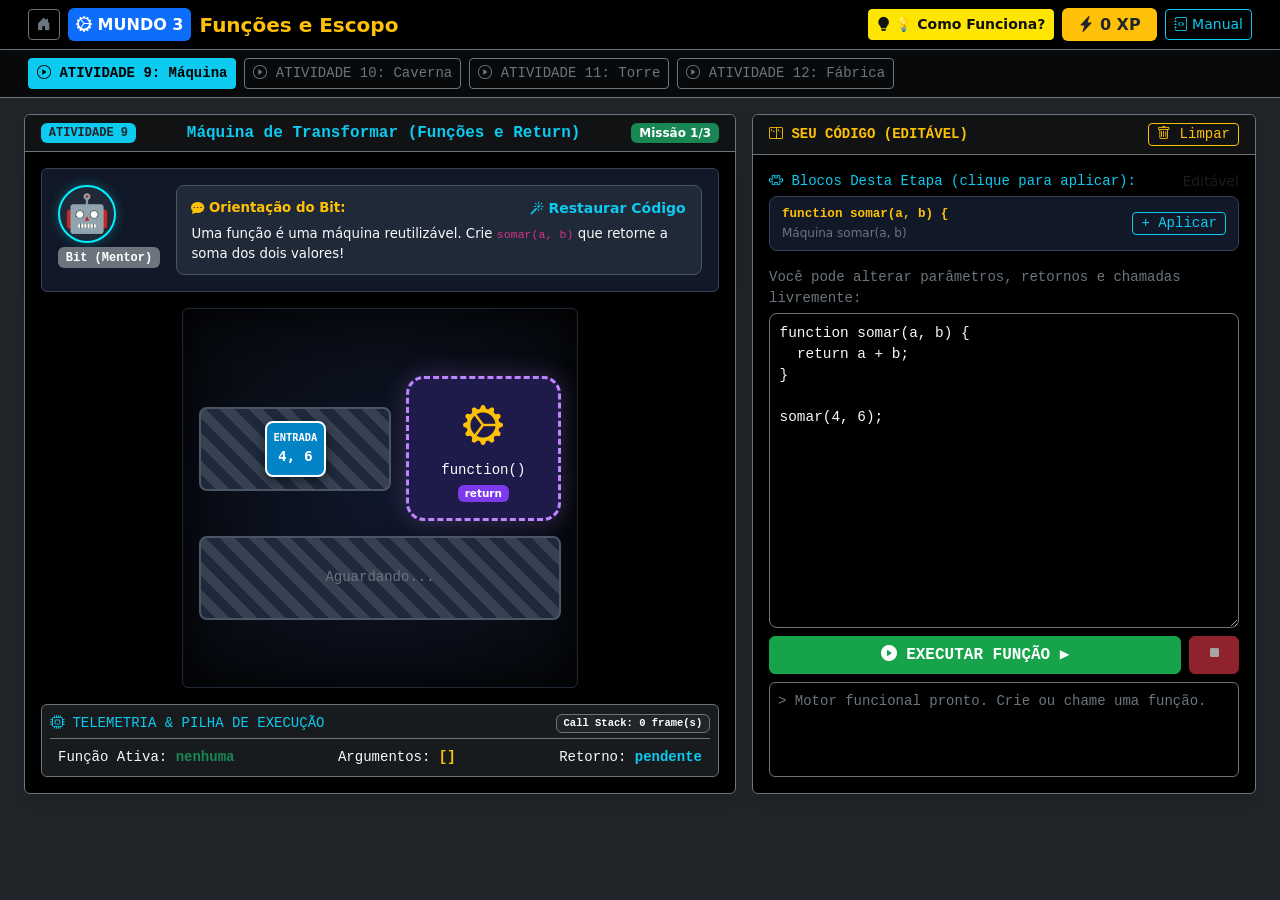
<file: mundo3.html>
<!DOCTYPE html>
<html lang="pt-BR">

<head>
    <meta charset="UTF-8">
    <meta name="viewport" content="width=device-width, initial-scale=1.0">
    <title>JS Quest — Mundo 3: Funções e Escopo</title>
    <!-- Bootstrap 5 CSS -->
    <link href="https://cdn.jsdelivr.net/npm/bootstrap@5.3.3/dist/css/bootstrap.min.css" rel="stylesheet">
    <!-- Bootstrap Icons -->
    <link href="https://cdn.jsdelivr.net/npm/bootstrap-icons@1.11.3/font/bootstrap-icons.min.css" rel="stylesheet">
    <link rel="stylesheet" href="./css/mundo3.css">
</head>

<body class="bg-dark text-light min-vh-100 d-flex flex-column">

    <!-- HUD SUPERIOR -->
    <header class="navbar navbar-dark bg-black border-bottom border-secondary px-3 py-2 sticky-top shadow-sm">
        <div class="container-fluid d-flex flex-wrap justify-content-between align-items-center">
            <div class="d-flex align-items-center gap-2">
                <a href="index.html" class="btn btn-outline-secondary btn-sm" title="Voltar ao Mapa dos Mundos">
                    <i class="bi bi-house-door-fill"></i>
                </a>
                <span class="badge bg-primary text-white p-2 fs-6"><i class="bi bi-gear-wide-connected"></i> MUNDO
                    3</span>
                <span class="fw-bold text-warning fs-5">Funções e Escopo</span>
            </div>

            <div class="d-flex align-items-center gap-2">
                <button class="btn btn-warning btn-sm fw-bold shadow-sm" id="btn-explain-logic">
                    <i class="bi bi-lightbulb-fill"></i> 💡 Como Funciona?
                </button>
                <div class="badge bg-warning text-dark fs-6 px-3 py-2 shadow-sm" id="hud-xp">
                    <i class="bi bi-lightning-charge-fill"></i> 0 XP
                </div>
                <button class="btn btn-outline-info btn-sm" data-bs-toggle="offcanvas" data-bs-target="#docsOffcanvas">
                    <i class="bi bi-journal-code"></i> Manual
                </button>
            </div>
        </div>
    </header>

    <!-- SELETOR DAS 4 ATIVIDADES DO MUNDO 3 -->
    <nav class="bg-black bg-opacity-75 border-bottom border-secondary py-2 px-3">
        <div class="container-fluid d-flex gap-2 overflow-auto" id="phase-nav"></div>
    </nav>

    <!-- PALCO PRINCIPAL -->
    <main class="container-fluid px-3 px-md-4 my-3 flex-grow-1">
        <div class="row g-3">

            <!-- LADO ESQUERDO: PALCO VISUAL (MÁQUINA / TORRE DE ESCOPO / CALL STACK / ARROW FACTORY) -->
            <div class="col-xl-7 col-lg-6">
                <div class="card bg-black border-secondary h-100 shadow d-flex flex-column">

                    <div
                        class="card-header border-secondary d-flex justify-content-between align-items-center bg-dark bg-opacity-50">
                        <span class="badge bg-info text-dark font-monospace fw-bold" id="activity-id">ATIVIDADE 9</span>
                        <h6 class="card-title mb-0 text-info fw-bold font-monospace" id="activity-title">Máquina de
                            Transformar</h6>
                        <span class="badge bg-success" id="mission-step">Missão 1/3</span>
                    </div>

                    <div class="card-body d-flex flex-column p-3">

                        <!-- GUIA BIT -->
                        <div class="guide-character-card mb-3 p-3 rounded d-flex align-items-start gap-3">
                            <div class="robot-avatar-wrapper text-center">
                                <div class="robot-avatar" id="robot-avatar">🤖</div>
                                <span class="badge bg-secondary font-monospace mt-1" id="robot-mood">Bit (Mentor)</span>
                            </div>
                            <div class="speech-bubble flex-grow-1">
                                <div class="d-flex justify-content-between align-items-center mb-1">
                                    <strong class="text-warning small"><i class="bi bi-chat-dots-fill"></i> Orientação
                                        do Bit:</strong>
                                    <button class="btn btn-sm btn-link text-info text-decoration-none p-0 fw-bold"
                                        id="btn-auto-solve" title="Restaura o modelo sugerido">
                                        <i class="bi bi-magic"></i> Restaurar Código
                                    </button>
                                </div>
                                <div class="speech-text text-light small" id="guide-speech">
                                    Carregando fábrica de funções...
                                </div>
                            </div>
                        </div>

                        <!-- PALCO DO JOGO INTERATIVO -->
                        <div id="game-stage"
                            class="stage-container flex-grow-1 rounded d-flex flex-column justify-content-center align-items-center position-relative p-3">
                        </div>

                        <!-- BARRA DE VITÓRIA DA MISSÃO (NÃO-INVASIVA) -->
                        <div id="mission-success-bar"
                            class="alert alert-success d-none d-flex flex-wrap justify-content-between align-items-center my-2 p-2 border-success shadow">
                            <span class="fw-bold font-monospace text-dark fs-6">
                                <i class="bi bi-check-circle-fill text-success"></i> Missão Concluída com Sucesso! (+100
                                XP)
                            </span>
                            <div class="d-flex gap-2">
                                <button type="button" class="btn btn-sm btn-outline-dark font-monospace fw-bold"
                                    id="btn-success-explain">
                                    <i class="bi bi-lightbulb-fill"></i> Ver Explicação
                                </button>
                                <button type="button" class="btn btn-sm btn-success font-monospace fw-bold shadow px-3"
                                    id="btn-success-next">
                                    Próxima Missão ➔
                                </button>
                            </div>
                        </div>

                        <!-- TELEMETRIA DO MOTOR FUNCIONAL -->
                        <div class="mt-3 bg-dark bg-opacity-75 border border-secondary rounded p-2">
                            <div
                                class="d-flex justify-content-between align-items-center border-bottom border-secondary pb-1 mb-2 font-monospace small">
                                <span class="text-info"><i class="bi bi-cpu"></i> TELEMETRIA & PILHA DE EXECUÇÃO</span>
                                <span class="badge bg-dark border border-secondary" id="stack-counter">Call Stack: 0
                                    frames</span>
                            </div>
                            <div class="d-flex justify-content-between align-items-center font-monospace small text-light px-2"
                                id="telemetry-bar">
                                <span>Função Ativa: <strong class="text-success"
                                        id="telemetry-fn">nenhuma</strong></span>
                                <span>Argumentos: <strong class="text-warning" id="telemetry-args">[]</strong></span>
                                <span>Retorno: <strong class="text-info" id="telemetry-return">pendente</strong></span>
                            </div>
                        </div>

                    </div>
                </div>
            </div>

            <!-- LADO DIREITO: CHIPS & EDITOR DE CÓDIGO -->
            <div class="col-xl-5 col-lg-6">
                <div class="card bg-black border-secondary h-100 shadow d-flex flex-column">

                    <div
                        class="card-header border-secondary d-flex justify-content-between align-items-center bg-dark bg-opacity-50">
                        <span class="fw-bold font-monospace text-warning small">
                            <i class="bi bi-terminal-split"></i> SEU CÓDIGO (EDITÁVEL)
                        </span>
                        <button class="btn btn-outline-warning btn-sm py-0 px-2 font-monospace" id="btn-clear-code"
                            title="Limpar editor">
                            <i class="bi bi-trash"></i> Limpar
                        </button>
                    </div>

                    <div class="card-body d-flex flex-column p-3">

                        <!-- BLOCOS SUGERIDOS -->
                        <div class="mb-3">
                            <div class="d-flex justify-content-between align-items-center mb-1">
                                <label class="form-label text-info small font-monospace mb-0">
                                    <i class="bi bi-puzzle"></i> Blocos Desta Etapa (clique para aplicar):
                                </label>
                                <small class="text-muted">Editável</small>
                            </div>
                            <div class="command-deck d-flex flex-column gap-2" id="command-deck"></div>
                        </div>

                        <!-- EDITOR REAL -->
                        <div class="mb-2 flex-grow-1 d-flex flex-column">
                            <label class="form-label text-secondary small font-monospace mb-1">
                                Você pode alterar parâmetros, retornos e chamadas livremente:
                            </label>
                            <textarea id="code-input"
                                class="form-control font-monospace flex-grow-1 text-light bg-black border-secondary"
                                spellcheck="false" placeholder="// Escreva sua função aqui..."></textarea>
                        </div>

                        <!-- BOTÕES DE AÇÃO -->
                        <div class="d-flex gap-2 mb-2">
                            <button class="btn btn-success flex-grow-1 fw-bold font-monospace shadow" id="btn-run-game">
                                <i class="bi bi-play-circle-fill"></i> EXECUTAR FUNÇÃO ▶
                            </button>
                            <button class="btn btn-danger font-monospace px-3" id="btn-stop-game" title="Parar execução"
                                disabled>
                                <i class="bi bi-stop-fill"></i>
                            </button>
                        </div>

                        <!-- TERMINAL -->
                        <div id="v8-terminal"
                            class="bg-black border border-secondary rounded p-2 font-monospace text-light small overflow-auto"
                            style="height: 95px;">
                            <span class="text-secondary">> Motor funcional pronto. Crie ou chame uma função.</span>
                        </div>

                    </div>
                </div>
            </div>

        </div>
    </main>

    <!-- MODAL: EXPLICAÇÃO TÉCNICA -->
    <div class="modal fade" id="modalExplanation" tabindex="-1" data-bs-backdrop="static" aria-hidden="true">
        <div class="modal-dialog modal-dialog-centered modal-lg">
            <div class="modal-content bg-dark border-warning text-light shadow-lg">
                <div class="modal-header border-secondary bg-black">
                    <h5 class="modal-title text-warning fw-bold d-flex align-items-center gap-2">
                        <span class="fs-4">💡</span> O Bit Explica: Funções e Escopo
                    </h5>
                </div>
                <div class="modal-body p-4">
                    <div class="p-3 rounded mb-3 bg-secondary bg-opacity-25 border border-secondary">
                        <h6 class="text-info fw-bold mb-2"><i class="bi bi-diagram-3-fill"></i> 1. Cenário e
                            Comportamento Visual:</h6>
                        <p class="fs-6 mb-0 text-light" id="explain-scenario-text"></p>
                    </div>
                    <div class="p-3 rounded mb-3 bg-primary bg-opacity-10 border border-primary">
                        <h6 class="text-warning fw-bold mb-2"><i class="bi bi-cpu-fill"></i> 2. O Que o Motor JavaScript
                            Executou:</h6>
                        <p class="small mb-0 text-light" id="explain-engine-text"></p>
                    </div>
                    <div class="p-3 rounded bg-success bg-opacity-15 border border-success">
                        <h6 class="text-success fw-bold mb-1"><i class="bi bi-check-all"></i> 3. Regra de Engenharia:
                        </h6>
                        <div class="fs-6 fw-bold text-white font-monospace" id="explain-rule-text"></div>
                    </div>
                </div>
                <div class="modal-footer border-secondary bg-black d-flex justify-content-between">
                    <button type="button" class="btn btn-outline-secondary font-monospace" data-bs-dismiss="modal">
                        Revisar Código Atual
                    </button>
                    <button type="button" class="btn btn-success fw-bold font-monospace px-4 shadow"
                        id="btn-modal-next-mission">
                        Avançar para a Próxima Missão ➔
                    </button>
                </div>
            </div>
        </div>
    </div>

    <!-- MODAL DE VITÓRIA FINAL DO MUNDO 3 🏆 -->
    <div class="modal fade" id="modalWorldVictory" tabindex="-1" data-bs-backdrop="static" aria-hidden="true">
        <div class="modal-dialog modal-dialog-centered">
            <div class="modal-content bg-black border-success text-light text-center p-4 shadow-lg">
                <div class="mb-2">
                    <span class="fs-1">🏆</span>
                </div>
                <h3 class="fw-bold text-success font-monospace mb-1">MUNDO 3 CONCLUÍDO!</h3>
                <p class="text-secondary small mb-3">Você dominou Declaração de Funções, Parâmetros e Return, Escopos
                    Léxicos e Closures, Call Stack (LIFO) e Arrow Functions!</p>

                <div class="d-flex justify-content-center gap-2 mb-3">
                    <span class="badge bg-warning text-dark fs-6 px-3 py-2 font-monospace" id="victory-xp-badge">
                        <i class="bi bi-lightning-charge-fill"></i> +400 XP Ganho
                    </span>
                    <span class="badge bg-info text-dark fs-6 px-3 py-2 font-monospace">
                        <i class="bi bi-award-fill"></i> Mestre dos Poderes Funcionais
                    </span>
                </div>

                <div class="d-flex flex-column gap-2 mt-2">
                    <a href="index.html" class="btn btn-success btn-lg fw-bold font-monospace shadow">
                        <i class="bi bi-map-fill"></i> Voltar ao Mapa dos Mundos ➔
                    </a>
                    <button type="button" class="btn btn-outline-secondary font-monospace btn-sm"
                        data-bs-dismiss="modal">
                        Continuar no Simulador para Praticar
                    </button>
                </div>
            </div>
        </div>
    </div>

    <!-- OFFCANVAS: MANUAL TÉCNICO -->
    <div class="offcanvas offcanvas-end bg-dark text-light border-secondary" tabindex="-1" id="docsOffcanvas">
        <div class="offcanvas-header border-bottom border-secondary">
            <h5 class="offcanvas-title text-warning font-monospace"><i class="bi bi-journal-code"></i> Manual Técnico do
                Mundo 3</h5>
            <button type="button" class="btn-close btn-close-white" data-bs-dismiss="offcanvas"></button>
        </div>
        <div class="offcanvas-body font-monospace small" id="manual-content"></div>
    </div>

    <!-- Scripts -->
    <script src="https://cdn.jsdelivr.net/npm/bootstrap@5.3.3/dist/js/bootstrap.bundle.min.js"></script>
    <script src="./js/mundo3-model.js"></script>
    <script src="./js/mundo3-view.js"></script>
    <script src="./js/mundo3-controller.js"></script>
    <script src="./js/mundo3-app.js"></script>
</body>

</html>
</file>
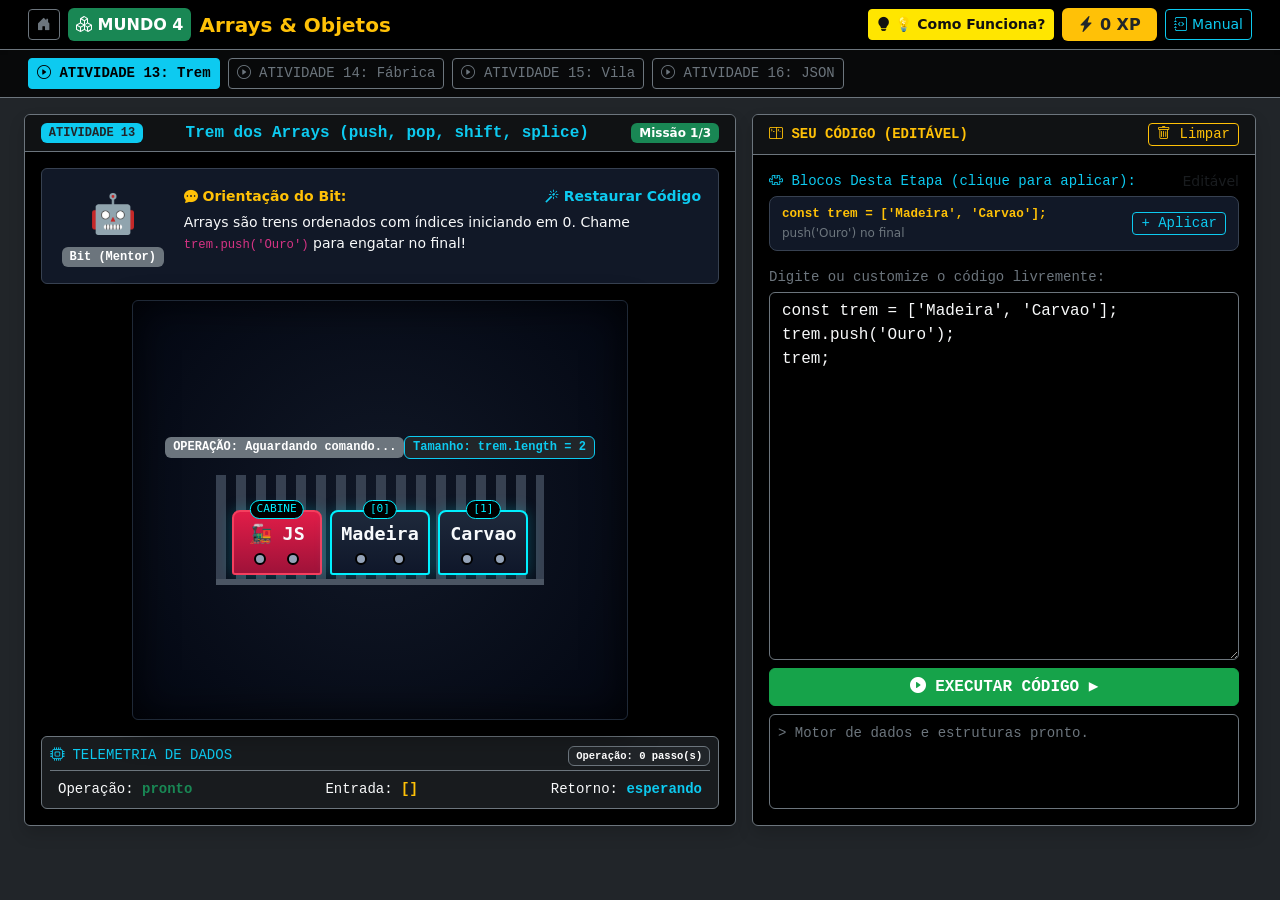
<file: mundo4.html>
<!DOCTYPE html>
<html lang="pt-BR">

<head>
    <meta charset="UTF-8">
    <meta name="viewport" content="width=device-width, initial-scale=1.0">
    <title>JS Quest — Mundo 4: Arrays & Objetos</title>
    <!-- Bootstrap 5 CSS -->
    <link href="https://cdn.jsdelivr.net/npm/bootstrap@5.3.3/dist/css/bootstrap.min.css" rel="stylesheet">
    <!-- Bootstrap Icons -->
    <link href="https://cdn.jsdelivr.net/npm/bootstrap-icons@1.11.3/font/bootstrap-icons.min.css" rel="stylesheet">
    <link rel="stylesheet" href="./css/mundo4.css">
</head>

<body class="bg-dark text-light min-vh-100 d-flex flex-column">

    <!-- HUD SUPERIOR -->
    <header class="navbar navbar-dark bg-black border-bottom border-secondary px-3 py-2 sticky-top shadow-sm">
        <div class="container-fluid d-flex flex-wrap justify-content-between align-items-center">
            <div class="d-flex align-items-center gap-2">
                <a href="index.html" class="btn btn-outline-secondary btn-sm" title="Voltar ao Mapa dos Mundos">
                    <i class="bi bi-house-door-fill"></i>
                </a>
                <span class="badge bg-success text-white p-2 fs-6"><i class="bi bi-boxes"></i> MUNDO 4</span>
                <span class="fw-bold text-warning fs-5">Arrays & Objetos</span>
            </div>

            <div class="d-flex align-items-center gap-2">
                <button class="btn btn-warning btn-sm fw-bold shadow-sm" id="btn-explain-logic">
                    <i class="bi bi-lightbulb-fill"></i> 💡 Como Funciona?
                </button>
                <div class="badge bg-warning text-dark fs-6 px-3 py-2 shadow-sm" id="hud-xp">
                    <i class="bi bi-lightning-charge-fill"></i> 0 XP
                </div>
                <button class="btn btn-outline-info btn-sm" data-bs-toggle="offcanvas" data-bs-target="#docsOffcanvas">
                    <i class="bi bi-journal-code"></i> Manual
                </button>
            </div>
        </div>
    </header>

    <!-- SELETOR DAS 4 ATIVIDADES -->
    <nav class="bg-black bg-opacity-75 border-bottom border-secondary py-2 px-3">
        <div class="container-fluid d-flex gap-2 overflow-auto" id="phase-nav"></div>
    </nav>

    <!-- PALCO PRINCIPAL -->
    <main class="container-fluid px-3 px-md-4 my-3 flex-grow-1">
        <div class="row g-3">

            <!-- LADO ESQUERDO: PALCO VISUAL -->
            <div class="col-xl-7 col-lg-6">
                <div class="card bg-black border-secondary h-100 shadow d-flex flex-column">

                    <div
                        class="card-header border-secondary d-flex justify-content-between align-items-center bg-dark bg-opacity-50">
                        <span class="badge bg-info text-dark font-monospace fw-bold" id="activity-id">ATIVIDADE
                            13</span>
                        <h6 class="card-title mb-0 text-info fw-bold font-monospace" id="activity-title">Trem dos Arrays
                        </h6>
                        <span class="badge bg-success" id="mission-step">Missão 1/3</span>
                    </div>

                    <div class="card-body d-flex flex-column p-3">

                        <!-- GUIA BIT -->
                        <div class="guide-character-card mb-3 p-3 rounded d-flex align-items-start gap-3">
                            <div class="robot-avatar-wrapper text-center">
                                <div class="robot-avatar" id="robot-avatar">🤖</div>
                                <span class="badge bg-secondary font-monospace mt-1" id="robot-mood">Bit (Mentor)</span>
                            </div>
                            <div class="speech-bubble flex-grow-1">
                                <div class="d-flex justify-content-between align-items-center mb-1">
                                    <strong class="text-warning small"><i class="bi bi-chat-dots-fill"></i> Orientação
                                        do Bit:</strong>
                                    <button class="btn btn-sm btn-link text-info text-decoration-none p-0 fw-bold"
                                        id="btn-auto-solve" title="Restaura o modelo sugerido">
                                        <i class="bi bi-magic"></i> Restaurar Código
                                    </button>
                                </div>
                                <div class="speech-text text-light small" id="guide-speech">
                                    Preparando trilhos do array...
                                </div>
                            </div>
                        </div>

                        <!-- PALCO DO JOGO INTERATIVO -->
                        <div id="game-stage"
                            class="stage-container flex-grow-1 rounded d-flex flex-column justify-content-center align-items-center position-relative p-3">
                        </div>

                        <!-- BARRA DE VITÓRIA DA MISSÃO -->
                        <div id="mission-success-bar"
                            class="alert alert-success d-none d-flex flex-wrap justify-content-between align-items-center my-2 p-2 border-success shadow">
                            <span class="fw-bold font-monospace text-dark fs-6">
                                <i class="bi bi-check-circle-fill text-success"></i> Missão Concluída com Sucesso! (+100
                                XP)
                            </span>
                            <div class="d-flex gap-2">
                                <button type="button" class="btn btn-sm btn-outline-dark font-monospace fw-bold"
                                    id="btn-success-explain">
                                    <i class="bi bi-lightbulb-fill"></i> Ver Explicação
                                </button>
                                <button type="button" class="btn btn-sm btn-success font-monospace fw-bold shadow px-3"
                                    id="btn-success-next">
                                    Próxima Missão ➔
                                </button>
                            </div>
                        </div>

                        <!-- TELEMETRIA -->
                        <div class="mt-3 bg-dark bg-opacity-75 border border-secondary rounded p-2">
                            <div
                                class="d-flex justify-content-between align-items-center border-bottom border-secondary pb-1 mb-2 font-monospace small">
                                <span class="text-info"><i class="bi bi-cpu"></i> TELEMETRIA DE DADOS</span>
                                <span class="badge bg-dark border border-secondary" id="stack-counter">Operação:
                                    0</span>
                            </div>
                            <div class="d-flex justify-content-between align-items-center font-monospace small text-light px-2"
                                id="telemetry-bar">
                                <span>Operação: <strong class="text-success" id="telemetry-fn">pronto</strong></span>
                                <span>Entrada: <strong class="text-warning" id="telemetry-args">[]</strong></span>
                                <span>Retorno: <strong class="text-info" id="telemetry-return">esperando</strong></span>
                            </div>
                        </div>

                    </div>
                </div>
            </div>

            <!-- LADO DIREITO: CHIPS & EDITOR DE CÓDIGO -->
            <div class="col-xl-5 col-lg-6">
                <div class="card bg-black border-secondary h-100 shadow d-flex flex-column">

                    <div
                        class="card-header border-secondary d-flex justify-content-between align-items-center bg-dark bg-opacity-50">
                        <span class="fw-bold font-monospace text-warning small">
                            <i class="bi bi-terminal-split"></i> SEU CÓDIGO (EDITÁVEL)
                        </span>
                        <button class="btn btn-outline-warning btn-sm py-0 px-2 font-monospace" id="btn-clear-code"
                            title="Limpar editor">
                            <i class="bi bi-trash"></i> Limpar
                        </button>
                    </div>

                    <div class="card-body d-flex flex-column p-3">

                        <!-- BLOCOS SUGERIDOS -->
                        <div class="mb-3">
                            <div class="d-flex justify-content-between align-items-center mb-1">
                                <label class="form-label text-info small font-monospace mb-0">
                                    <i class="bi bi-puzzle"></i> Blocos Desta Etapa (clique para aplicar):
                                </label>
                                <small class="text-muted">Editável</small>
                            </div>
                            <div class="command-deck d-flex flex-column gap-2" id="command-deck"></div>
                        </div>

                        <!-- EDITOR REAL -->
                        <div class="mb-2 flex-grow-1 d-flex flex-column">
                            <label class="form-label text-secondary small font-monospace mb-1">
                                Digite ou customize o código livremente:
                            </label>
                            <textarea id="code-input"
                                class="form-control font-monospace flex-grow-1 text-light bg-black border-secondary"
                                spellcheck="false"
                                placeholder="// Digite comandos de Arrays ou Objetos aqui..."></textarea>
                        </div>

                        <!-- BOTÕES DE AÇÃO -->
                        <div class="d-flex gap-2 mb-2">
                            <button class="btn btn-success flex-grow-1 fw-bold font-monospace shadow" id="btn-run-game">
                                <i class="bi bi-play-circle-fill"></i> EXECUTAR CÓDIGO ▶
                            </button>
                        </div>

                        <!-- TERMINAL -->
                        <div id="v8-terminal"
                            class="bg-black border border-secondary rounded p-2 font-monospace text-light small overflow-auto"
                            style="height: 95px;">
                            <span class="text-secondary">> Motor de dados e estruturas pronto.</span>
                        </div>

                    </div>
                </div>
            </div>

        </div>
    </main>

    <!-- MODAL: EXPLICAÇÃO TÉCNICA -->
    <div class="modal fade" id="modalExplanation" tabindex="-1" data-bs-backdrop="static" aria-hidden="true">
        <div class="modal-dialog modal-dialog-centered modal-lg">
            <div class="modal-content bg-dark border-warning text-light shadow-lg">
                <div class="modal-header border-secondary bg-black">
                    <h5 class="modal-title text-warning fw-bold d-flex align-items-center gap-2">
                        <span class="fs-4">💡</span> O Bit Explica: Arrays & Objetos
                    </h5>
                </div>
                <div class="modal-body p-4">
                    <div class="p-3 rounded mb-3 bg-secondary bg-opacity-25 border border-secondary">
                        <h6 class="text-info fw-bold mb-2"><i class="bi bi-diagram-3-fill"></i> 1. Cenário e
                            Comportamento Visual:</h6>
                        <p class="fs-6 mb-0 text-light" id="explain-scenario-text"></p>
                    </div>
                    <div class="p-3 rounded mb-3 bg-primary bg-opacity-10 border border-primary">
                        <h6 class="text-warning fw-bold mb-2"><i class="bi bi-cpu-fill"></i> 2. O Que o Motor JavaScript
                            Executou:</h6>
                        <p class="small mb-0 text-light" id="explain-engine-text"></p>
                    </div>
                    <div class="p-3 rounded bg-success bg-opacity-15 border border-success">
                        <h6 class="text-success fw-bold mb-1"><i class="bi bi-check-all"></i> 3. Regra de Engenharia:
                        </h6>
                        <div class="fs-6 fw-bold text-white font-monospace" id="explain-rule-text"></div>
                    </div>
                </div>
                <div class="modal-footer border-secondary bg-black d-flex justify-content-between">
                    <button type="button" class="btn btn-outline-secondary font-monospace" data-bs-dismiss="modal">
                        Revisar Código Atual
                    </button>
                    <button type="button" class="btn btn-success fw-bold font-monospace px-4 shadow"
                        id="btn-modal-next-mission">
                        Avançar para a Próxima Missão ➔
                    </button>
                </div>
            </div>
        </div>
    </div>

    <!-- MODAL DE VITÓRIA FINAL DO MUNDO 4 🏆 -->
    <div class="modal fade" id="modalWorldVictory" tabindex="-1" data-bs-backdrop="static" aria-hidden="true">
        <div class="modal-dialog modal-dialog-centered">
            <div class="modal-content bg-black border-success text-light text-center p-4 shadow-lg">
                <div class="mb-2">
                    <span class="fs-1">🏆</span>
                </div>
                <h3 class="fw-bold text-success font-monospace mb-1">MUNDO 4 CONCLUÍDO!</h3>
                <p class="text-secondary small mb-3">Você dominou Métodos Mutáveis de Arrays (push, pop, shift, splice),
                    Funções de Ordem Superior (map, filter, reduce), Modelagem de Objetos e Serialização JSON!</p>

                <div class="d-flex justify-content-center gap-2 mb-3">
                    <span class="badge bg-warning text-dark fs-6 px-3 py-2 font-monospace" id="victory-xp-badge">
                        <i class="bi bi-lightning-charge-fill"></i> +400 XP Ganho
                    </span>
                    <span class="badge bg-info text-dark fs-6 px-3 py-2 font-monospace">
                        <i class="bi bi-award-fill"></i> Mestre das Estruturas de Dados
                    </span>
                </div>

                <div class="d-flex flex-column gap-2 mt-2">
                    <a href="index.html" class="btn btn-success btn-lg fw-bold font-monospace shadow">
                        <i class="bi bi-map-fill"></i> Voltar ao Mapa dos Mundos ➔
                    </a>
                    <button type="button" class="btn btn-outline-secondary font-monospace btn-sm"
                        data-bs-dismiss="modal">
                        Continuar no Simulador para Praticar
                    </button>
                </div>
            </div>
        </div>
    </div>

    <!-- OFFCANVAS: MANUAL TÉCNICO -->
    <div class="offcanvas offcanvas-end bg-dark text-light border-secondary" tabindex="-1" id="docsOffcanvas">
        <div class="offcanvas-header border-bottom border-secondary">
            <h5 class="offcanvas-title text-warning font-monospace"><i class="bi bi-journal-code"></i> Manual Técnico do
                Mundo 4</h5>
            <button type="button" class="btn-close btn-close-white" data-bs-dismiss="offcanvas"></button>
        </div>
        <div class="offcanvas-body font-monospace small" id="manual-content"></div>
    </div>

    <!-- Scripts -->
    <script src="https://cdn.jsdelivr.net/npm/bootstrap@5.3.3/dist/js/bootstrap.bundle.min.js"></script>
    <script src="./js/mundo4-model.js"></script>
    <script src="./js/mundo4-view.js"></script>
    <script src="./js/mundo4-controller.js"></script>
    <script src="./js/mundo4-app.js"></script>
</body>

</html>
</file>
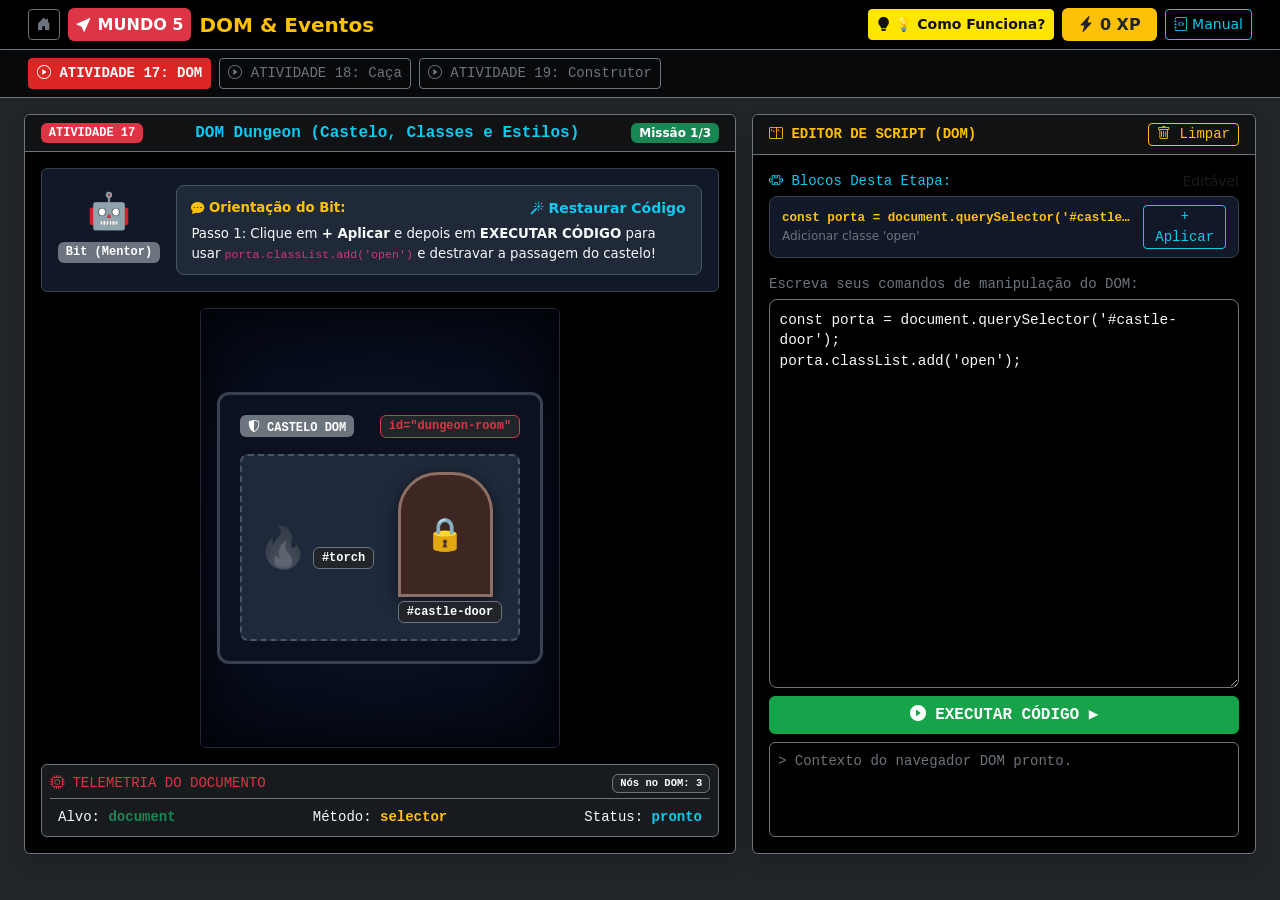
<file: mundo5.html>
<!DOCTYPE html>
<html lang="pt-BR">

<head>
    <meta charset="UTF-8">
    <meta name="viewport" content="width=device-width, initial-scale=1.0">
    <title>JS Quest — Mundo 5: DOM & Eventos</title>
    <!-- Bootstrap 5 CSS -->
    <link href="https://cdn.jsdelivr.net/npm/bootstrap@5.3.3/dist/css/bootstrap.min.css" rel="stylesheet">
    <!-- Bootstrap Icons -->
    <link href="https://cdn.jsdelivr.net/npm/bootstrap-icons@1.11.3/font/bootstrap-icons.min.css" rel="stylesheet">
    <link rel="stylesheet" href="./css/mundo5.css">
</head>

<body class="bg-dark text-light min-vh-100 d-flex flex-column">

    <!-- HUD SUPERIOR -->
    <header class="navbar navbar-dark bg-black border-bottom border-secondary px-3 py-2 sticky-top shadow-sm">
        <div class="container-fluid d-flex flex-wrap justify-content-between align-items-center">
            <div class="d-flex align-items-center gap-2">
                <a href="index.html" class="btn btn-outline-secondary btn-sm" title="Voltar ao Mapa dos Mundos">
                    <i class="bi bi-house-door-fill"></i>
                </a>
                <span class="badge bg-danger text-white p-2 fs-6"><i class="bi bi-cursor-fill"></i> MUNDO 5</span>
                <span class="fw-bold text-warning fs-5">DOM & Eventos</span>
            </div>

            <div class="d-flex align-items-center gap-2">
                <button class="btn btn-warning btn-sm fw-bold shadow-sm" id="btn-explain-logic">
                    <i class="bi bi-lightbulb-fill"></i> 💡 Como Funciona?
                </button>
                <div class="badge bg-warning text-dark fs-6 px-3 py-2 shadow-sm" id="hud-xp">
                    <i class="bi bi-lightning-charge-fill"></i> 0 XP
                </div>
                <button class="btn btn-outline-info btn-sm" data-bs-toggle="offcanvas" data-bs-target="#docsOffcanvas">
                    <i class="bi bi-journal-code"></i> Manual
                </button>
            </div>
        </div>
    </header>

    <!-- SELETOR DAS 3 ATIVIDADES -->
    <nav class="bg-black bg-opacity-75 border-bottom border-secondary py-2 px-3">
        <div class="container-fluid d-flex gap-2 overflow-auto" id="phase-nav"></div>
    </nav>

    <!-- PALCO PRINCIPAL -->
    <main class="container-fluid px-3 px-md-4 my-3 flex-grow-1">
        <div class="row g-3">

            <!-- LADO ESQUERDO: PALCO VISUAL -->
            <div class="col-xl-7 col-lg-6">
                <div class="card bg-black border-secondary h-100 shadow d-flex flex-column">

                    <div
                        class="card-header border-secondary d-flex justify-content-between align-items-center bg-dark bg-opacity-50">
                        <span class="badge bg-danger text-white font-monospace fw-bold" id="activity-id">ATIVIDADE
                            17</span>
                        <h6 class="card-title mb-0 text-info fw-bold font-monospace" id="activity-title">DOM Dungeon
                        </h6>
                        <span class="badge bg-success" id="mission-step">Missão 1/3</span>
                    </div>

                    <div class="card-body d-flex flex-column p-3">

                        <!-- GUIA BIT -->
                        <div class="guide-character-card mb-3 p-3 rounded d-flex align-items-start gap-3">
                            <div class="robot-avatar-wrapper text-center">
                                <div class="robot-avatar" id="robot-avatar">🤖</div>
                                <span class="badge bg-secondary font-monospace mt-1" id="robot-mood">Bit (Mentor)</span>
                            </div>
                            <div class="speech-bubble flex-grow-1">
                                <div class="d-flex justify-content-between align-items-center mb-1">
                                    <strong class="text-warning small"><i class="bi bi-chat-dots-fill"></i> Orientação
                                        do Bit:</strong>
                                    <button class="btn btn-sm btn-link text-info text-decoration-none p-0 fw-bold"
                                        id="btn-auto-solve" title="Restaura o modelo sugerido">
                                        <i class="bi bi-magic"></i> Restaurar Código
                                    </button>
                                </div>
                                <div class="speech-text text-light small" id="guide-speech">
                                    Conectando ao DOM da página...
                                </div>
                            </div>
                        </div>

                        <!-- PALCO DO JOGO -->
                        <div id="game-stage"
                            class="stage-container flex-grow-1 rounded d-flex flex-column justify-content-center align-items-center position-relative p-3">
                        </div>

                        <!-- BARRA DE VITÓRIA DA MISSÃO -->
                        <div id="mission-success-bar"
                            class="alert alert-success d-none d-flex flex-wrap justify-content-between align-items-center my-2 p-2 border-success shadow">
                            <span class="fw-bold font-monospace text-dark fs-6">
                                <i class="bi bi-check-circle-fill text-success"></i> Missão Concluída com Sucesso! (+100
                                XP)
                            </span>
                            <div class="d-flex gap-2">
                                <button type="button" class="btn btn-sm btn-outline-dark font-monospace fw-bold"
                                    id="btn-success-explain">
                                    <i class="bi bi-lightbulb-fill"></i> Ver Explicação
                                </button>
                                <button type="button" class="btn btn-sm btn-success font-monospace fw-bold shadow px-3"
                                    id="btn-success-next">
                                    Próxima Missão ➔
                                </button>
                            </div>
                        </div>

                        <!-- TELEMETRIA -->
                        <div class="mt-3 bg-dark bg-opacity-75 border border-secondary rounded p-2">
                            <div
                                class="d-flex justify-content-between align-items-center border-bottom border-secondary pb-1 mb-2 font-monospace small">
                                <span class="text-danger"><i class="bi bi-cpu"></i> TELEMETRIA DO DOCUMENTO</span>
                                <span class="badge bg-dark border border-secondary" id="stack-counter">Nós no DOM:
                                    0</span>
                            </div>
                            <div class="d-flex justify-content-between align-items-center font-monospace small text-light px-2"
                                id="telemetry-bar">
                                <span>Alvo: <strong class="text-success" id="telemetry-fn">document</strong></span>
                                <span>Método: <strong class="text-warning" id="telemetry-args">selector</strong></span>
                                <span>Status: <strong class="text-info" id="telemetry-return">pronto</strong></span>
                            </div>
                        </div>

                    </div>
                </div>
            </div>

            <!-- LADO DIREITO: CHIPS & EDITOR DE CÓDIGO -->
            <div class="col-xl-5 col-lg-6">
                <div class="card bg-black border-secondary h-100 shadow d-flex flex-column">

                    <div
                        class="card-header border-secondary d-flex justify-content-between align-items-center bg-dark bg-opacity-50">
                        <span class="fw-bold font-monospace text-warning small">
                            <i class="bi bi-terminal-split"></i> EDITOR DE SCRIPT (DOM)
                        </span>
                        <button class="btn btn-outline-warning btn-sm py-0 px-2 font-monospace" id="btn-clear-code"
                            title="Limpar editor">
                            <i class="bi bi-trash"></i> Limpar
                        </button>
                    </div>

                    <div class="card-body d-flex flex-column p-3">

                        <!-- BLOCOS SUGERIDOS -->
                        <div class="mb-3">
                            <div class="d-flex justify-content-between align-items-center mb-1">
                                <label class="form-label text-info small font-monospace mb-0">
                                    <i class="bi bi-puzzle"></i> Blocos Desta Etapa:
                                </label>
                                <small class="text-muted">Editável</small>
                            </div>
                            <div class="command-deck d-flex flex-column gap-2" id="command-deck"></div>
                        </div>

                        <!-- EDITOR REAL -->
                        <div class="mb-2 flex-grow-1 d-flex flex-column">
                            <label class="form-label text-secondary small font-monospace mb-1">
                                Escreva seus comandos de manipulação do DOM:
                            </label>
                            <textarea id="code-input"
                                class="form-control font-monospace flex-grow-1 text-light bg-black border-secondary"
                                spellcheck="false" placeholder="// Digite os comandos de DOM aqui..."></textarea>
                        </div>

                        <!-- BOTÕES DE AÇÃO -->
                        <div class="d-flex gap-2 mb-2">
                            <button class="btn btn-success flex-grow-1 fw-bold font-monospace shadow" id="btn-run-game">
                                <i class="bi bi-play-circle-fill"></i> EXECUTAR CÓDIGO ▶
                            </button>
                        </div>

                        <!-- TERMINAL -->
                        <div id="v8-terminal"
                            class="bg-black border border-secondary rounded p-2 font-monospace text-light small overflow-auto"
                            style="height: 95px;">
                            <span class="text-secondary">> Contexto do navegador DOM pronto.</span>
                        </div>

                    </div>
                </div>
            </div>

        </div>
    </main>

    <!-- MODAL: EXPLICAÇÃO TÉCNICA -->
    <div class="modal fade" id="modalExplanation" tabindex="-1" data-bs-backdrop="static" aria-hidden="true">
        <div class="modal-dialog modal-dialog-centered modal-lg">
            <div class="modal-content bg-dark border-warning text-light shadow-lg">
                <div class="modal-header border-secondary bg-black">
                    <h5 class="modal-title text-warning fw-bold d-flex align-items-center gap-2">
                        <span class="fs-4">💡</span> O Bit Explica: DOM & Eventos
                    </h5>
                </div>
                <div class="modal-body p-4">
                    <div class="p-3 rounded mb-3 bg-secondary bg-opacity-25 border border-secondary">
                        <h6 class="text-info fw-bold mb-2"><i class="bi bi-diagram-3-fill"></i> 1. Cenário e
                            Comportamento Visual:</h6>
                        <p class="fs-6 mb-0 text-light" id="explain-scenario-text"></p>
                    </div>
                    <div class="p-3 rounded mb-3 bg-primary bg-opacity-10 border border-primary">
                        <h6 class="text-warning fw-bold mb-2"><i class="bi bi-cpu-fill"></i> 2. O Que o Motor JavaScript
                            Executou:</h6>
                        <p class="small mb-0 text-light" id="explain-engine-text"></p>
                    </div>
                    <div class="p-3 rounded bg-success bg-opacity-15 border border-success">
                        <h6 class="text-success fw-bold mb-1"><i class="bi bi-check-all"></i> 3. Regra de Engenharia:
                        </h6>
                        <div class="fs-6 fw-bold text-white font-monospace" id="explain-rule-text"></div>
                    </div>
                </div>
                <div class="modal-footer border-secondary bg-black d-flex justify-content-between">
                    <button type="button" class="btn btn-outline-secondary font-monospace" data-bs-dismiss="modal">
                        Revisar Código Atual
                    </button>
                    <button type="button" class="btn btn-success fw-bold font-monospace px-4 shadow"
                        id="btn-modal-next-mission">
                        Avançar para a Próxima Missão ➔
                    </button>
                </div>
            </div>
        </div>
    </div>

    <!-- MODAL DE VITÓRIA FINAL DO MUNDO 5 🏆 -->
    <div class="modal fade" id="modalWorldVictory" tabindex="-1" data-bs-backdrop="static" aria-hidden="true">
        <div class="modal-dialog modal-dialog-centered">
            <div class="modal-content bg-black border-success text-light text-center p-4 shadow-lg">
                <div class="mb-2">
                    <span class="fs-1">🏆</span>
                </div>
                <h3 class="fw-bold text-success font-monospace mb-1">MUNDO 5 CONCLUÍDO!</h3>
                <p class="text-secondary small mb-3">Você dominou a seleção e estilização de elementos, injeção de
                    classes, escuta de eventos com addEventListener e construção de miniapps dinâmicos!</p>

                <div class="d-flex justify-content-center gap-2 mb-3">
                    <span class="badge bg-warning text-dark fs-6 px-3 py-2 font-monospace" id="victory-xp-badge">
                        <i class="bi bi-lightning-charge-fill"></i> +300 XP Ganho
                    </span>
                    <span class="badge bg-danger text-white fs-6 px-3 py-2 font-monospace">
                        <i class="bi bi-award-fill"></i> Mestre do DOM e Eventos
                    </span>
                </div>

                <div class="d-flex flex-column gap-2 mt-2">
                    <a href="index.html" class="btn btn-success btn-lg fw-bold font-monospace shadow">
                        <i class="bi bi-map-fill"></i> Voltar ao Mapa dos Mundos ➔
                    </a>
                    <button type="button" class="btn btn-outline-secondary font-monospace btn-sm"
                        data-bs-dismiss="modal">
                        Continuar no Simulador para Praticar
                    </button>
                </div>
            </div>
        </div>
    </div>

    <!-- OFFCANVAS: MANUAL TÉCNICO -->
    <div class="offcanvas offcanvas-end bg-dark text-light border-secondary" tabindex="-1" id="docsOffcanvas">
        <div class="offcanvas-header border-bottom border-secondary">
            <h5 class="offcanvas-title text-warning font-monospace"><i class="bi bi-journal-code"></i> Manual Técnico do
                Mundo 5</h5>
            <button type="button" class="btn-close btn-close-white" data-bs-dismiss="offcanvas"></button>
        </div>
        <div class="offcanvas-body font-monospace small" id="manual-content"></div>
    </div>

    <!-- Scripts -->
    <script src="https://cdn.jsdelivr.net/npm/bootstrap@5.3.3/dist/js/bootstrap.bundle.min.js"></script>
    <script src="./js/mundo5-model.js"></script>
    <script src="./js/mundo5-view.js"></script>
    <script src="./js/mundo5-controller.js"></script>
    <script src="./js/mundo5-app.js"></script>
</body>

</html>
</file>
<file: css/mundo1.css>
/* ==========================================================================
   JS QUEST — MUNDO 1: VARIÁVEIS, TIPOS, OPERADORES
   ========================================================================== */

:root {
  --neon-cyan: #00f0ff;
  --neon-green: #39ff14;
  --neon-pink: #ff007f;
  --neon-yellow: #ffe600;
  --neon-red: #ff3131;
  --neon-purple: #a855f7;

  --bg-base: #07090e;
  --bg-stage: #05070a;
  --bg-panel: #0b1120;
  --bg-surface: #111827;
  --bg-surface-2: #1e293b;
  --bg-elevated: #1f2937;

  --border-soft: #1f2937;
  --border-mid: #374151;
  --border-strong: #4b5563;

  --text-primary: #f8fafc;
  --text-secondary: #cbd5e1;
  --text-muted: #94a3b8;

  --radius-sm: 6px;
  --radius-md: 8px;
  --radius-lg: 12px;
}

*,
*::before,
*::after {
  box-sizing: border-box;
}

body {
  font-family:
    system-ui,
    -apple-system,
    BlinkMacSystemFont,
    "Segoe UI",
    Roboto,
    sans-serif;
  background-color: var(--bg-base) !important;
  color: var(--text-primary);
  line-height: 1.5;
  -webkit-font-smoothing: antialiased;
  margin: 0;
  user-select: none;
  overflow-x: hidden;
}

p,
code,
pre,
input,
textarea,
.box-payload,
.fighter-token,
.speech-bubble,
.impact-badge,
.vat-operator-core {
  user-select: text;
}

h1,
h2,
h3,
h4,
h5,
h6,
label,
legend,
td,
th,
p,
small,
strong,
em,
span {
  color: inherit;
}

a {
  color: var(--neon-cyan);
}
a:hover {
  color: #7df9ff;
}

/* Bootstrap: garante texto claro em painéis escuros */
.card,
.card-body,
.modal-content,
.offcanvas,
.dropdown-menu,
.list-group-item,
.accordion-item,
.accordion-button,
.alert,
.toast,
.popover,
.tooltip-inner {
  color: var(--text-primary);
}

/* ==========================================================================
   MODAIS — TEMA DARK (o Bootstrap deixa branco por padrão)
   ========================================================================== */
.modal-content {
  background: var(--bg-surface);
  border: 1px solid var(--border-mid);
  border-radius: var(--radius-lg);
  color: var(--text-primary);
  box-shadow: 0 20px 60px rgba(0, 0, 0, 0.7);
}
.modal-header {
  border-bottom: 1px solid var(--border-mid);
  background: var(--bg-elevated);
  color: var(--text-primary);
  border-top-left-radius: var(--radius-lg);
  border-top-right-radius: var(--radius-lg);
}
.modal-title {
  color: var(--text-primary);
}
.modal-body {
  color: var(--text-secondary);
}
.modal-footer {
  border-top: 1px solid var(--border-mid);
  background: var(--bg-elevated);
  border-bottom-left-radius: var(--radius-lg);
  border-bottom-right-radius: var(--radius-lg);
}
.modal-backdrop.show {
  opacity: 0.7;
}

/* Botão X do Bootstrap é preto por padrão — inverter para branco */
.btn-close {
  filter: invert(1) grayscale(1) brightness(1.6);
  opacity: 0.8;
}
.btn-close:hover {
  opacity: 1;
}

/* Botões Bootstrap em geral */
.btn-primary {
  background: #0ea5e9;
  border-color: #0ea5e9;
  color: #fff;
}
.btn-success {
  background: #16a34a;
  border-color: #16a34a;
  color: #fff;
}
.btn-danger {
  background: #dc2626;
  border-color: #dc2626;
  color: #fff;
}
.btn-warning {
  background: var(--neon-yellow);
  border-color: var(--neon-yellow);
  color: #111;
}
.btn-outline-light:hover {
  color: #111;
}

button:focus-visible,
.btn:focus-visible,
a:focus-visible,
input:focus-visible,
textarea:focus-visible {
  outline: 2px solid var(--neon-cyan);
  outline-offset: 2px;
}

/* ==========================================================================
   AVATAR DO BIT
   ========================================================================== */
.guide-character-card {
  background: var(--bg-surface);
  border: 1px solid var(--border-mid);
  border-radius: var(--radius-md);
  box-shadow: 0 4px 15px rgba(0, 0, 0, 0.5);
  color: var(--text-primary);
  padding: clamp(0.6rem, 2vw, 0.9rem);
}

.robot-avatar {
  font-size: clamp(1.8rem, 5vw, 2.3rem);
  line-height: 1;
  background: var(--bg-elevated);
  width: clamp(46px, 12vw, 58px);
  height: clamp(46px, 12vw, 58px);
  border-radius: 50%;
  display: flex;
  align-items: center;
  justify-content: center;
  border: 2px solid var(--neon-cyan);
  box-shadow: 0 0 12px rgba(0, 240, 255, 0.3);
  transition: all 0.3s ease;
  flex-shrink: 0;
}
.robot-avatar.happy {
  border-color: var(--neon-green);
  box-shadow: 0 0 16px var(--neon-green);
  animation: robotBounce 0.4s infinite alternate;
}
.robot-avatar.warning {
  border-color: var(--neon-yellow);
  box-shadow: 0 0 16px var(--neon-yellow);
}
@keyframes robotBounce {
  0% {
    transform: translateY(0);
  }
  100% {
    transform: translateY(-7px);
  }
}

.speech-bubble {
  background: var(--bg-elevated);
  border: 1px solid var(--border-strong);
  border-radius: var(--radius-md);
  color: var(--text-primary);
  padding: 0.65rem 0.9rem;
  font-size: clamp(0.85rem, 2.2vw, 0.95rem);
}

/* ==========================================================================
   PALCO
   ========================================================================== */
.stage-container {
  background: radial-gradient(circle at center, #0f172a 0%, #05070a 100%);
  border: 1px solid var(--border-soft);
  border-radius: var(--radius-lg);
  min-height: clamp(280px, 55vh, 380px);
  padding: clamp(0.9rem, 3vw, 1.5rem);
  overflow: hidden;
  box-shadow: inset 0 0 40px rgba(0, 0, 0, 0.9);
  position: relative;
  color: var(--text-primary);
}

.screen-shake {
  animation: shakeFx 0.35s cubic-bezier(0.36, 0.07, 0.19, 0.97) both;
}
@keyframes shakeFx {
  10%,
  90% {
    transform: translate3d(-3px, 0, 0);
  }
  20%,
  80% {
    transform: translate3d(5px, 0, 0);
  }
  30%,
  50%,
  70% {
    transform: translate3d(-6px, 0, 0);
  }
  40%,
  60% {
    transform: translate3d(6px, 0, 0);
  }
}

/* ==========================================================================
   ATIVIDADE 1: CAIXAS DE MEMÓRIA
   ========================================================================== */
.ram-slot-grid {
  display: grid;
  grid-template-columns: repeat(auto-fit, minmax(130px, 1fr));
  gap: clamp(0.6rem, 2vw, 1rem);
  justify-items: center;
  width: 100%;
}

.physical-box {
  width: 100%;
  max-width: 170px;
  min-height: 130px;
  background: var(--bg-surface);
  border: 2px solid var(--neon-cyan);
  border-radius: var(--radius-md);
  position: relative;
  box-shadow: 0 0 15px rgba(0, 240, 255, 0.2);
  display: flex;
  flex-direction: column;
  color: var(--text-primary);
  transition:
    transform 0.2s,
    border-color 0.3s,
    box-shadow 0.3s;
}

.physical-box.is-const {
  border-color: var(--neon-pink);
  box-shadow: 0 0 15px rgba(255, 0, 127, 0.25);
}

.box-header {
  background: var(--bg-surface-2);
  padding: 0.35rem 0.5rem;
  font-size: clamp(0.68rem, 1.8vw, 0.75rem);
  color: var(--text-secondary);
  letter-spacing: 0.03em;
  text-transform: uppercase;
  border-bottom: 1px solid var(--border-mid);
  border-top-left-radius: calc(var(--radius-md) - 2px);
  border-top-right-radius: calc(var(--radius-md) - 2px);
  display: flex;
  justify-content: space-between;
  align-items: center;
  gap: 0.4rem;
}

.box-payload {
  flex-grow: 1;
  display: flex;
  align-items: center;
  justify-content: center;
  font-size: clamp(1rem, 3.5vw, 1.3rem);
  font-weight: 700;
  font-family: ui-monospace, "JetBrains Mono", monospace;
  color: var(--text-primary);
  padding: 0.5rem;
  text-align: center;
  word-break: break-word;
}

.shake-box {
  animation: shake 0.4s ease-in-out;
  border-color: var(--neon-red) !important;
  box-shadow: 0 0 30px var(--neon-red) !important;
}
@keyframes shake {
  0%,
  100% {
    transform: translateX(0);
  }
  20%,
  60% {
    transform: translateX(-10px) rotate(-3deg);
  }
  40%,
  80% {
    transform: translateX(10px) rotate(3deg);
  }
}

/* ==========================================================================
   ATIVIDADE 2: SCANNER DE TIPOS
   ========================================================================== */
.scanner-box {
  background: var(--bg-panel);
  border: 2px solid var(--neon-green);
  border-radius: var(--radius-lg);
  padding: clamp(1rem, 3vw, 1.25rem);
  max-width: 460px;
  width: 100%;
  margin-inline: auto;
  text-align: center;
  color: var(--text-primary);
  position: relative;
  overflow: hidden;
  box-shadow: 0 0 25px rgba(57, 255, 20, 0.25);
}

.scan-laser {
  position: absolute;
  top: 0;
  left: 0;
  right: 0;
  height: 3px;
  background: var(--neon-green);
  box-shadow: 0 0 12px var(--neon-green);
  animation: laserSweep 1.5s infinite alternate ease-in-out;
  pointer-events: none;
}
@keyframes laserSweep {
  0% {
    top: 8%;
    opacity: 0.3;
  }
  100% {
    top: 92%;
    opacity: 1;
  }
}

/* ==========================================================================
   ATIVIDADE 3: ARENA ARCADE DOS OPERADORES
   ========================================================================== */
.arcade-arena {
  width: 100%;
  max-width: 580px;
  margin-inline: auto;
  display: flex;
  flex-direction: column;
  gap: 0.75rem;
  color: var(--text-primary);
}

.arena-ring-floor {
  background: linear-gradient(180deg, var(--bg-surface-2) 0%, #090d16 100%);
  border: 2px solid #3b82f6;
  border-radius: var(--radius-lg);
  padding: clamp(0.75rem, 3vw, 1rem);
  position: relative;
  box-shadow: 0 0 30px rgba(59, 130, 246, 0.2);
}

.fighters-row {
  display: flex;
  justify-content: space-between;
  align-items: center;
  gap: clamp(0.5rem, 2vw, 1rem);
  min-height: 140px;
}

.fighter-card {
  flex: 1 1 0;
  max-width: 160px;
  background: var(--bg-surface);
  border: 2px solid var(--border-strong);
  border-radius: var(--radius-lg);
  padding: clamp(0.5rem, 2vw, 0.75rem);
  text-align: center;
  color: var(--text-primary);
  position: relative;
  transition: all 0.3s ease;
}

.fighter-card.active-punch {
  transform: translateX(20px) scale(1.08);
  border-color: var(--neon-yellow);
  box-shadow: 0 0 25px var(--neon-yellow);
}
.fighter-card.hit-damage {
  animation: hitShake 0.4s;
  border-color: var(--neon-red);
  background: #2d1217;
}
@keyframes hitShake {
  0%,
  100% {
    transform: translateX(0);
  }
  25% {
    transform: translateX(15px);
  }
  75% {
    transform: translateX(-10px);
  }
}
.fighter-card.shield-up {
  border-color: var(--neon-cyan);
  box-shadow: 0 0 30px var(--neon-cyan);
}

.fighter-avatar {
  font-size: clamp(1.8rem, 6vw, 2.4rem);
  line-height: 1;
}

.fighter-token {
  font-family: ui-monospace, "JetBrains Mono", monospace;
  font-size: clamp(0.85rem, 2.4vw, 1.05rem);
  font-weight: 700;
  background: var(--bg-surface-2);
  color: var(--text-primary);
  border-radius: var(--radius-sm);
  padding: 0.15rem 0.4rem;
  margin-top: 0.25rem;
  display: inline-block;
  word-break: break-word;
  max-width: 100%;
}

.hp-bar-outer {
  width: 100%;
  height: 8px;
  background: var(--border-mid);
  border-radius: 4px;
  overflow: hidden;
  margin-top: 0.4rem;
}
.hp-bar-inner {
  height: 100%;
  background: var(--neon-green);
  transition:
    width 0.4s ease,
    background-color 0.4s;
}
.hp-bar-inner.low {
  background: var(--neon-red);
}

.versus-center {
  text-align: center;
  flex-shrink: 0;
}

.impact-badge {
  display: inline-block;
  font-size: clamp(0.85rem, 2.5vw, 1.05rem);
  font-weight: 900;
  padding: 0.2rem 0.55rem;
  border-radius: var(--radius-sm);
  animation: popBadge 0.3s ease;
}
@keyframes popBadge {
  0% {
    transform: scale(0.3);
    opacity: 0;
  }
  100% {
    transform: scale(1);
    opacity: 1;
  }
}

.arcade-action-bar,
.lab-controls-bar {
  display: flex;
  gap: 0.5rem;
  justify-content: center;
  flex-wrap: wrap;
}

/* ==========================================================================
   ATIVIDADE 4: CALDEIRÃO & COERÇÃO
   ========================================================================== */
.alchemical-lab {
  width: 100%;
  max-width: 580px;
  margin-inline: auto;
  display: flex;
  flex-direction: column;
  gap: 0.9rem;
  color: var(--text-primary);
}

.chamber-vat {
  background: var(--bg-panel);
  border: 2px solid #6366f1;
  border-radius: var(--radius-lg);
  padding: clamp(0.75rem, 3vw, 1rem);
  min-height: 170px;
  display: flex;
  align-items: center;
  justify-content: center;
  position: relative;
  box-shadow: 0 0 30px rgba(99, 102, 241, 0.2);
}

.flask-row {
  display: flex;
  align-items: center;
  justify-content: center;
  gap: clamp(0.5rem, 2vw, 1rem);
  flex-wrap: wrap;
  position: relative;
  width: 100%;
}

.chemical-flask {
  width: clamp(80px, 22vw, 105px);
  min-height: clamp(75px, 20vw, 95px);
  background: var(--bg-surface-2);
  border: 2px solid var(--neon-cyan);
  border-radius: var(--radius-lg);
  color: var(--text-primary);
  display: flex;
  flex-direction: column;
  align-items: center;
  justify-content: center;
  font-family: ui-monospace, "JetBrains Mono", monospace;
  font-size: clamp(1rem, 3vw, 1.25rem);
  font-weight: 700;
  position: relative;
  transition: all 0.4s ease;
  word-break: break-word;
  padding: 0.4rem;
  text-align: center;
}

.chemical-flask.broken-glass {
  animation: glassCrack 0.6s forwards;
}
@keyframes glassCrack {
  0% {
    transform: scale(1);
  }
  50% {
    transform: scale(1.15) rotate(5deg);
    border-color: #f97316;
  }
  100% {
    transform: scale(1);
    background: #f59e0b;
    border-color: #fff;
    color: #111;
  }
}

.chemical-flask.glue-merge {
  animation: glueFuse 0.6s forwards;
}
@keyframes glueFuse {
  0% {
    transform: scale(1);
  }
  50% {
    transform: scale(1.15);
    background: var(--neon-purple);
  }
  100% {
    transform: scale(1);
    background: #6d28d9;
    border-color: #fff;
    color: #fff;
  }
}

.vat-operator-core {
  font-size: clamp(1.3rem, 4vw, 1.8rem);
  font-weight: 700;
  color: var(--neon-yellow);
}

.command-chip {
  background: var(--bg-surface);
  border: 1px solid var(--border-mid);
  border-radius: var(--radius-md);
  padding: 0.5rem 0.75rem;
  color: var(--text-primary);
  font-size: clamp(0.78rem, 2vw, 0.9rem);
  transition: all 0.2s ease;
  cursor: pointer;
}
.command-chip:hover {
  border-color: var(--neon-cyan);
  background: var(--bg-elevated);
  box-shadow: 0 0 15px rgba(0, 240, 255, 0.25);
}

#code-input {
  min-height: 120px;
  resize: vertical;
  font-size: clamp(0.82rem, 2vw, 0.9rem);
  width: 100%;
  background: #030712;
  color: var(--text-primary);
  border: 1px solid var(--border-mid);
  border-radius: var(--radius-md);
  padding: 0.6rem;
  font-family: ui-monospace, "JetBrains Mono", monospace;
  line-height: 1.45;
  caret-color: var(--neon-cyan);
}
#code-input::placeholder {
  color: var(--text-muted);
}
#code-input:focus {
  outline: 1px solid var(--neon-cyan);
  outline-offset: -1px;
}

/* ==========================================================================
   RESPONSIVO
   ========================================================================== */
@media (max-width: 576px) {
  .stage-container {
    border-radius: var(--radius-md);
    padding: 0.8rem;
  }
  .physical-box {
    max-width: 100%;
  }
  .fighters-row {
    min-height: 120px;
  }
  .fighter-card {
    padding: 0.4rem;
  }
  .fighter-card.active-punch {
    transform: translateX(10px) scale(1.05);
  }
  .arcade-action-bar .btn,
  .lab-controls-bar .btn {
    flex: 1 1 auto;
    min-width: 120px;
  }
}

@media (min-width: 1200px) {
  .stage-container {
    max-width: 1100px;
    margin-inline: auto;
  }
}

@media (prefers-reduced-motion: reduce) {
  *,
  *::before,
  *::after {
    animation-duration: 0.01ms !important;
    animation-iteration-count: 1 !important;
    transition-duration: 0.01ms !important;
  }
}
</file>
<file: css/mundo2.css>
/* ==========================================================================
   JS QUEST — MUNDO 2: CONDIÇÕES E LOOPS
   ========================================================================== */

:root {
  --neon-cyan: #00f0ff;
  --neon-green: #39ff14;
  --neon-pink: #ff007f;
  --neon-yellow: #ffe600;
  --neon-red: #ff3131;
  --road-dark: #1e2430;

  --bg-base: #07090e;
  --bg-stage: #05070a;
  --bg-panel: #0b1120;
  --bg-surface: #111827;
  --bg-surface-2: #1e293b;
  --bg-elevated: #1f2937;

  --border-soft: #1f2937;
  --border-mid: #374151;
  --border-strong: #4b5563;

  --text-primary: #f8fafc;
  --text-secondary: #cbd5e1;
  --text-muted: #94a3b8;

  --radius-sm: 6px;
  --radius-md: 8px;
  --radius-lg: 12px;
}

*,
*::before,
*::after {
  box-sizing: border-box;
}

body {
  font-family:
    system-ui,
    -apple-system,
    BlinkMacSystemFont,
    "Segoe UI",
    Roboto,
    sans-serif;
  background-color: var(--bg-base) !important;
  color: var(--text-primary);
  line-height: 1.5;
  -webkit-font-smoothing: antialiased;
  margin: 0;
  user-select: none;
  overflow-x: hidden;
}

p,
code,
pre,
input,
textarea,
.floor-row,
.speech-bubble,
.cabin {
  user-select: text;
}

h1,
h2,
h3,
h4,
h5,
h6,
label,
legend,
td,
th,
p,
small,
strong,
em,
span {
  color: inherit;
}

a {
  color: var(--neon-cyan);
}
a:hover {
  color: #7df9ff;
}

.card,
.card-body,
.modal-content,
.offcanvas,
.dropdown-menu,
.list-group-item,
.accordion-item,
.accordion-button,
.alert,
.toast,
.popover,
.tooltip-inner {
  color: var(--text-primary);
}

/* ==========================================================================
   MODAIS — TEMA DARK
   ========================================================================== */
.modal-content {
  background: var(--bg-surface);
  border: 1px solid var(--border-mid);
  border-radius: var(--radius-lg);
  color: var(--text-primary);
  box-shadow: 0 20px 60px rgba(0, 0, 0, 0.7);
}
.modal-header {
  border-bottom: 1px solid var(--border-mid);
  background: var(--bg-elevated);
  color: var(--text-primary);
  border-top-left-radius: var(--radius-lg);
  border-top-right-radius: var(--radius-lg);
}
.modal-title {
  color: var(--text-primary);
}
.modal-body {
  color: var(--text-secondary);
}
.modal-footer {
  border-top: 1px solid var(--border-mid);
  background: var(--bg-elevated);
  border-bottom-left-radius: var(--radius-lg);
  border-bottom-right-radius: var(--radius-lg);
}
.modal-backdrop.show {
  opacity: 0.7;
}

.btn-close {
  filter: invert(1) grayscale(1) brightness(1.6);
  opacity: 0.8;
}
.btn-close:hover {
  opacity: 1;
}

.btn-primary {
  background: #0ea5e9;
  border-color: #0ea5e9;
  color: #fff;
}
.btn-success {
  background: #16a34a;
  border-color: #16a34a;
  color: #fff;
}
.btn-danger {
  background: #dc2626;
  border-color: #dc2626;
  color: #fff;
}
.btn-warning {
  background: var(--neon-yellow);
  border-color: var(--neon-yellow);
  color: #111;
}
.btn-outline-light:hover {
  color: #111;
}

button:focus-visible,
.btn:focus-visible,
a:focus-visible,
input:focus-visible,
textarea:focus-visible {
  outline: 2px solid var(--neon-cyan);
  outline-offset: 2px;
}

/* ==========================================================================
   AVATAR DO BIT
   ========================================================================== */
.guide-character-card {
  background: var(--bg-surface);
  border: 1px solid var(--border-mid);
  border-radius: var(--radius-md);
  box-shadow: 0 4px 15px rgba(0, 0, 0, 0.5);
  color: var(--text-primary);
  padding: clamp(0.6rem, 2vw, 0.9rem);
}

.robot-avatar {
  font-size: clamp(1.8rem, 5vw, 2.3rem);
  line-height: 1;
  background: var(--bg-elevated);
  width: clamp(46px, 12vw, 58px);
  height: clamp(46px, 12vw, 58px);
  border-radius: 50%;
  display: flex;
  align-items: center;
  justify-content: center;
  border: 2px solid var(--neon-cyan);
  box-shadow: 0 0 12px rgba(0, 240, 255, 0.3);
  transition: all 0.3s ease;
  flex-shrink: 0;
}
.robot-avatar.happy {
  border-color: var(--neon-green);
  box-shadow: 0 0 16px var(--neon-green);
  animation: robotBounce 0.4s infinite alternate;
}
.robot-avatar.warning {
  border-color: var(--neon-yellow);
  box-shadow: 0 0 16px var(--neon-yellow);
}
@keyframes robotBounce {
  0% {
    transform: translateY(0);
  }
  100% {
    transform: translateY(-7px);
  }
}

.speech-bubble {
  background: var(--bg-elevated);
  border: 1px solid var(--border-strong);
  border-radius: var(--radius-md);
  color: var(--text-primary);
  padding: 0.65rem 0.9rem;
  font-size: clamp(0.85rem, 2.2vw, 0.95rem);
}

/* ==========================================================================
   PALCO
   ========================================================================== */
.stage-container {
  background: radial-gradient(circle at center, #0f172a 0%, #05070a 100%);
  border: 1px solid var(--border-soft);
  border-radius: var(--radius-lg);
  min-height: clamp(280px, 55vh, 380px);
  padding: clamp(0.9rem, 3vw, 1.5rem);
  overflow: hidden;
  box-shadow: inset 0 0 40px rgba(0, 0, 0, 0.9);
  position: relative;
  color: var(--text-primary);
}

/* ==========================================================================
   JOGO 5: LABIRINTO DO ROBÔ
   ========================================================================== */
.maze-board {
  display: grid;
  gap: 4px;
  background-color: var(--bg-surface-2);
  padding: clamp(6px, 2vw, 10px);
  border-radius: var(--radius-md);
  border: 2px solid #3b82f6;
  box-shadow: 0 0 25px rgba(59, 130, 246, 0.2);
  max-width: 100%;
  overflow: auto;
  margin-inline: auto;
}

.maze-tile {
  width: clamp(34px, 9vw, 52px);
  height: clamp(34px, 9vw, 52px);
  background-color: var(--bg-panel);
  border-radius: var(--radius-sm);
  display: flex;
  align-items: center;
  justify-content: center;
  font-size: clamp(1rem, 3.5vw, 1.5rem);
  transition: background-color 0.2s;
  position: relative;
}

.maze-tile.wall {
  background-color: var(--border-strong) !important;
  box-shadow: inset 0 0 8px #000;
}
.maze-tile.wall-hit {
  background-color: var(--neon-red) !important;
  box-shadow: 0 0 25px var(--neon-red) !important;
  animation: wallImpact 0.4s ease;
}
@keyframes wallImpact {
  0% {
    transform: scale(1);
  }
  50% {
    transform: scale(1.2);
  }
  100% {
    transform: scale(1);
  }
}
.maze-tile.target {
  background-color: rgba(57, 255, 20, 0.15);
  border: 1px dashed var(--neon-green);
}

.maze-robot {
  transition: transform 0.3s cubic-bezier(0.175, 0.885, 0.32, 1.275);
  display: inline-block;
  filter: drop-shadow(0 0 8px var(--neon-cyan));
}
.robot-bump {
  animation: bumpAnim 0.35s ease !important;
  filter: drop-shadow(0 0 15px var(--neon-red)) !important;
}
@keyframes bumpAnim {
  0%,
  100% {
    transform: translate(0, 0);
  }
  25% {
    transform: translate(-6px, -4px) rotate(-10deg);
  }
  75% {
    transform: translate(6px, 4px) rotate(10deg);
  }
}

/* ==========================================================================
   JOGO 6: ELEVADOR DO FOR
   ========================================================================== */
.elevator-shaft {
  width: 100%;
  max-width: 440px;
  margin-inline: auto;
  display: flex;
  gap: clamp(0.6rem, 3vw, 1rem);
  align-items: flex-end;
  justify-content: center;
  flex-wrap: wrap;
}

.building-floors {
  display: flex;
  flex-direction: column-reverse;
  gap: 4px;
  flex: 1 1 200px;
  max-width: 240px;
  background: var(--bg-surface);
  border: 2px solid #64748b;
  border-radius: var(--radius-md);
  padding: 6px;
  color: var(--text-primary);
}

.floor-row {
  height: 28px;
  border: 1px dashed var(--border-mid);
  border-radius: var(--radius-sm);
  display: flex;
  align-items: center;
  justify-content: space-between;
  padding: 0 8px;
  font-family: ui-monospace, "JetBrains Mono", monospace;
  font-size: clamp(0.7rem, 2vw, 0.8rem);
  color: var(--text-secondary);
  transition:
    background 0.2s,
    border-color 0.2s;
}
.floor-row.active-floor {
  background: rgba(0, 240, 255, 0.25);
  border-color: var(--neon-cyan);
  color: var(--text-primary);
}

.cabin {
  width: clamp(80px, 22vw, 100px);
  height: 50px;
  background: var(--bg-surface-2);
  border: 2px solid var(--neon-yellow);
  border-radius: var(--radius-md);
  color: var(--text-primary);
  display: flex;
  flex-direction: column;
  align-items: center;
  justify-content: center;
  font-family: ui-monospace, monospace;
  font-size: clamp(0.75rem, 2vw, 0.85rem);
  box-shadow: 0 0 15px rgba(255, 230, 0, 0.3);
  transition: transform 0.3s cubic-bezier(0.25, 1, 0.5, 1);
  flex-shrink: 0;
}

.elevator-shake {
  animation: elevatorDanger 0.15s infinite alternate !important;
  border-color: var(--neon-red) !important;
  box-shadow: 0 0 30px var(--neon-red) !important;
}
@keyframes elevatorDanger {
  0% {
    transform: translate(-4px, 0);
  }
  100% {
    transform: translate(4px, 0);
  }
}

/* ==========================================================================
   JOGO 7: SEMÁFORO LÓGICO
   ========================================================================== */
.crossroad-box {
  width: 100%;
  max-width: 480px;
  margin-inline: auto;
  display: flex;
  flex-direction: column;
  align-items: center;
  gap: clamp(0.75rem, 3vw, 1rem);
  color: var(--text-primary);
}

.traffic-light-housing {
  background: var(--bg-surface);
  border: 3px solid var(--border-mid);
  border-radius: 20px;
  padding: 0.6rem 0.9rem;
  display: flex;
  gap: clamp(0.6rem, 2.5vw, 0.9rem);
  box-shadow: 0 8px 20px rgba(0, 0, 0, 0.6);
}

.light-bulb {
  width: clamp(32px, 9vw, 40px);
  height: clamp(32px, 9vw, 40px);
  border-radius: 50%;
  background: var(--bg-elevated);
  border: 2px solid var(--border-mid);
  transition: all 0.3s;
}
.light-bulb.red.on {
  background: #ef4444;
  box-shadow: 0 0 25px #ef4444;
}
.light-bulb.yellow.on {
  background: #eab308;
  box-shadow: 0 0 25px #eab308;
}
.light-bulb.green.on {
  background: #22c55e;
  box-shadow: 0 0 25px #22c55e;
}

.road-simulation {
  width: 100%;
  height: 100px;
  background: var(--road-dark);
  border-radius: var(--radius-lg);
  border: 2px dashed var(--border-strong);
  display: flex;
  align-items: center;
  justify-content: space-around;
  position: relative;
  overflow: hidden;
}

.traffic-car {
  font-size: clamp(1.6rem, 5vw, 2.2rem);
  transition: transform 0.5s ease;
}
.car-driving {
  transform: translateX(160px);
}

/* ==========================================================================
   JOGO 8: CAÇA AO BUG DO LOOP
   ========================================================================== */
.workshop-bay {
  width: 100%;
  max-width: 480px;
  margin-inline: auto;
  background: var(--bg-panel);
  border: 2px solid #f59e0b;
  border-radius: var(--radius-lg);
  padding: clamp(0.9rem, 3vw, 1.1rem);
  display: flex;
  flex-direction: column;
  align-items: center;
  gap: 0.75rem;
  color: var(--text-primary);
}

.smoke-alarm {
  animation: smokeAlarm 0.4s infinite alternate;
  border-color: var(--neon-red) !important;
  box-shadow: 0 0 30px var(--neon-red) !important;
}
@keyframes smokeAlarm {
  0% {
    background: var(--bg-panel);
  }
  100% {
    background: #3b0707;
  }
}

.command-chip {
  background: var(--bg-surface);
  border: 1px solid var(--border-mid);
  border-radius: var(--radius-md);
  padding: 0.5rem 0.75rem;
  color: var(--text-primary);
  font-size: clamp(0.78rem, 2vw, 0.9rem);
  transition: all 0.2s ease;
  cursor: pointer;
}
.command-chip:hover {
  border-color: var(--neon-cyan);
  background: var(--bg-elevated);
  box-shadow: 0 0 15px rgba(0, 240, 255, 0.25);
}

#code-input {
  min-height: 120px;
  resize: vertical;
  font-size: clamp(0.82rem, 2vw, 0.9rem);
  width: 100%;
  background: #030712;
  color: var(--text-primary);
  border: 1px solid var(--border-mid);
  border-radius: var(--radius-md);
  padding: 0.6rem;
  font-family: ui-monospace, "JetBrains Mono", monospace;
  line-height: 1.45;
  caret-color: var(--neon-cyan);
}
#code-input::placeholder {
  color: var(--text-muted);
}
#code-input:focus {
  outline: 1px solid var(--neon-cyan);
  outline-offset: -1px;
}

/* ==========================================================================
   RESPONSIVO
   ========================================================================== */
@media (max-width: 576px) {
  .stage-container {
    border-radius: var(--radius-md);
    padding: 0.8rem;
  }
  .elevator-shaft {
    flex-direction: column;
    align-items: center;
  }
  .building-floors {
    width: 100%;
    max-width: 100%;
  }
  .cabin {
    width: 100%;
    max-width: 200px;
  }
  .car-driving {
    transform: translateX(80px);
  }
}

@media (min-width: 1200px) {
  .stage-container {
    max-width: 1100px;
    margin-inline: auto;
  }
}

@media (prefers-reduced-motion: reduce) {
  *,
  *::before,
  *::after {
    animation-duration: 0.01ms !important;
    animation-iteration-count: 1 !important;
    transition-duration: 0.01ms !important;
  }
}
</file>
<file: css/mundo3.css>
/* ==========================================================================
   JS QUEST — MUNDO 3: FUNÇÕES E ESCOPO
   ========================================================================== */

:root {
  --neon-cyan: #00f0ff;
  --neon-green: #39ff14;
  --neon-pink: #ff007f;
  --neon-yellow: #ffe600;
  --neon-red: #ff3131;
  --neon-purple: #c084fc;
  --stage-bg: #0b1120;

  --bg-base: #07090e;
  --bg-stage: #05070a;
  --bg-panel: #0b1120;
  --bg-surface: #111827;
  --bg-surface-2: #1e293b;
  --bg-elevated: #1f2937;

  --border-soft: #1f2937;
  --border-mid: #374151;
  --border-strong: #4b5563;

  --text-primary: #f8fafc;
  --text-secondary: #cbd5e1;
  --text-muted: #94a3b8;

  --radius-sm: 6px;
  --radius-md: 8px;
  --radius-lg: 12px;
}

*,
*::before,
*::after {
  box-sizing: border-box;
}

body {
  font-family:
    system-ui,
    -apple-system,
    BlinkMacSystemFont,
    "Segoe UI",
    Roboto,
    sans-serif;
  background-color: var(--bg-base) !important;
  color: var(--text-primary);
  line-height: 1.5;
  -webkit-font-smoothing: antialiased;
  margin: 0;
  user-select: none;
  overflow-x: hidden;
}

p,
code,
pre,
input,
textarea,
.cargo-box,
.chest-item,
.stack-frame,
.syntax-display,
.speech-bubble {
  user-select: text;
}

h1,
h2,
h3,
h4,
h5,
h6,
label,
legend,
td,
th,
p,
small,
strong,
em,
span {
  color: inherit;
}

a {
  color: var(--neon-cyan);
}
a:hover {
  color: #7df9ff;
}

.card,
.card-body,
.modal-content,
.offcanvas,
.dropdown-menu,
.list-group-item,
.accordion-item,
.accordion-button,
.alert,
.toast,
.popover,
.tooltip-inner {
  color: var(--text-primary);
}

/* ==========================================================================
   MODAIS — TEMA DARK
   ========================================================================== */
.modal-content {
  background: var(--bg-surface);
  border: 1px solid var(--border-mid);
  border-radius: var(--radius-lg);
  color: var(--text-primary);
  box-shadow: 0 20px 60px rgba(0, 0, 0, 0.7);
}
.modal-header {
  border-bottom: 1px solid var(--border-mid);
  background: var(--bg-elevated);
  color: var(--text-primary);
  border-top-left-radius: var(--radius-lg);
  border-top-right-radius: var(--radius-lg);
}
.modal-title {
  color: var(--text-primary);
}
.modal-body {
  color: var(--text-secondary);
}
.modal-footer {
  border-top: 1px solid var(--border-mid);
  background: var(--bg-elevated);
  border-bottom-left-radius: var(--radius-lg);
  border-bottom-right-radius: var(--radius-lg);
}
.modal-backdrop.show {
  opacity: 0.7;
}

.btn-close {
  filter: invert(1) grayscale(1) brightness(1.6);
  opacity: 0.8;
}
.btn-close:hover {
  opacity: 1;
}

.btn-primary {
  background: #0ea5e9;
  border-color: #0ea5e9;
  color: #fff;
}
.btn-success {
  background: #16a34a;
  border-color: #16a34a;
  color: #fff;
}
.btn-danger {
  background: #dc2626;
  border-color: #dc2626;
  color: #fff;
}
.btn-warning {
  background: var(--neon-yellow);
  border-color: var(--neon-yellow);
  color: #111;
}
.btn-outline-light:hover {
  color: #111;
}

button:focus-visible,
.btn:focus-visible,
a:focus-visible,
input:focus-visible,
textarea:focus-visible {
  outline: 2px solid var(--neon-cyan);
  outline-offset: 2px;
}

/* ==========================================================================
   AVATAR DO BIT
   ========================================================================== */
.guide-character-card {
  background: var(--bg-surface);
  border: 1px solid var(--border-mid);
  border-radius: var(--radius-md);
  box-shadow: 0 4px 15px rgba(0, 0, 0, 0.5);
  color: var(--text-primary);
  padding: clamp(0.6rem, 2vw, 0.9rem);
}

.robot-avatar {
  font-size: clamp(1.8rem, 5vw, 2.3rem);
  line-height: 1;
  background: var(--bg-elevated);
  width: clamp(46px, 12vw, 58px);
  height: clamp(46px, 12vw, 58px);
  border-radius: 50%;
  display: flex;
  align-items: center;
  justify-content: center;
  border: 2px solid var(--neon-cyan);
  box-shadow: 0 0 12px rgba(0, 240, 255, 0.3);
  transition: all 0.3s ease;
  flex-shrink: 0;
}
.robot-avatar.happy {
  border-color: var(--neon-green);
  box-shadow: 0 0 16px var(--neon-green);
  animation: robotBounce 0.4s infinite alternate;
}
.robot-avatar.warning {
  border-color: var(--neon-yellow);
  box-shadow: 0 0 16px var(--neon-yellow);
}
@keyframes robotBounce {
  0% {
    transform: translateY(0);
  }
  100% {
    transform: translateY(-7px);
  }
}

.speech-bubble {
  background: var(--bg-elevated);
  border: 1px solid var(--border-strong);
  border-radius: var(--radius-md);
  color: var(--text-primary);
  padding: 0.65rem 0.9rem;
  font-size: clamp(0.85rem, 2.2vw, 0.95rem);
}

/* ==========================================================================
   PALCO
   ========================================================================== */
.stage-container {
  background: radial-gradient(circle at center, #0f172a 0%, #05070a 100%);
  border: 1px solid var(--border-soft);
  border-radius: var(--radius-lg);
  min-height: clamp(280px, 55vh, 380px);
  padding: clamp(0.9rem, 3vw, 1.5rem);
  overflow: hidden;
  box-shadow: inset 0 0 40px rgba(0, 0, 0, 0.9);
  position: relative;
  color: var(--text-primary);
}

/* ==========================================================================
   JOGO 9: MÁQUINA DE TRANSFORMAR
   ========================================================================== */
.transform-conveyor {
  display: flex;
  align-items: center;
  justify-content: center;
  flex-wrap: wrap;
  width: 100%;
  max-width: 560px;
  margin-inline: auto;
  gap: clamp(0.5rem, 2vw, 0.9rem);
  color: var(--text-primary);
}

.conveyor-track {
  flex: 1 1 160px;
  min-height: 84px;
  height: 84px;
  background: repeating-linear-gradient(
    45deg,
    var(--bg-surface-2),
    var(--bg-surface-2) 10px,
    var(--border-mid) 10px,
    var(--border-mid) 20px
  );
  border: 2px solid var(--border-strong);
  border-radius: var(--radius-md);
  display: flex;
  align-items: center;
  justify-content: center;
  position: relative;
  overflow: hidden;
}

.cargo-box {
  min-width: 60px;
  height: 56px;
  background: #0284c7;
  border: 2px solid #fff;
  border-radius: var(--radius-md);
  display: flex;
  flex-direction: column;
  align-items: center;
  justify-content: center;
  font-family: ui-monospace, "JetBrains Mono", monospace;
  font-weight: 700;
  font-size: clamp(0.75rem, 2vw, 0.9rem);
  color: #fff;
  box-shadow: 0 4px 12px rgba(0, 0, 0, 0.5);
  padding: 0.2rem 0.4rem;
  text-align: center;
}

.box-slide-in {
  animation: slideInConveyor 0.6s cubic-bezier(0.175, 0.885, 0.32, 1.275)
    forwards;
}
@keyframes slideInConveyor {
  0% {
    transform: translateX(-60px);
    opacity: 0;
  }
  100% {
    transform: translateX(0);
    opacity: 1;
  }
}

.box-slide-out {
  animation: slideOutConveyor 0.6s cubic-bezier(0.175, 0.885, 0.32, 1.275)
    forwards;
}
@keyframes slideOutConveyor {
  0% {
    transform: translateX(-40px) scale(0.6);
    opacity: 0;
  }
  100% {
    transform: translateX(0) scale(1);
    opacity: 1;
  }
}

.cargo-box.output-box {
  background: #16a34a;
  border-color: var(--neon-green);
  box-shadow: 0 0 25px rgba(57, 255, 20, 0.5);
}
.cargo-box.undefined-box {
  background: var(--border-mid);
  border-color: var(--text-muted);
  color: var(--text-primary);
  animation: wobbleSmoke 0.6s ease;
}
@keyframes wobbleSmoke {
  0% {
    transform: scale(0.5);
    opacity: 0;
  }
  50% {
    transform: scale(1.1) rotate(5deg);
  }
  100% {
    transform: scale(1) rotate(0);
    opacity: 1;
  }
}

.smoke-puff {
  position: absolute;
  font-size: clamp(1.3rem, 4vw, 1.8rem);
  animation: puffUp 0.8s forwards;
  pointer-events: none;
}
@keyframes puffUp {
  0% {
    transform: translateY(0) scale(0.5);
    opacity: 1;
  }
  100% {
    transform: translateY(-30px) scale(1.4);
    opacity: 0;
  }
}

.machine-core {
  width: clamp(120px, 30vw, 155px);
  height: clamp(110px, 28vw, 145px);
  background: #1e1b4b;
  border: 3px dashed var(--neon-purple);
  border-radius: 18px;
  display: flex;
  flex-direction: column;
  align-items: center;
  justify-content: center;
  position: relative;
  color: var(--text-primary);
  box-shadow: 0 0 25px rgba(192, 132, 252, 0.25);
  transition: all 0.3s;
  flex-shrink: 0;
}
.machine-core.active-processing {
  border-color: var(--neon-yellow);
  box-shadow: 0 0 35px var(--neon-yellow);
  animation: machinePulse 0.3s infinite alternate;
}
.machine-core.active-processing i {
  animation: gearSpin 1s infinite linear;
}
@keyframes gearSpin {
  100% {
    transform: rotate(360deg);
  }
}
@keyframes machinePulse {
  0% {
    transform: scale(1);
  }
  100% {
    transform: scale(1.06);
  }
}

/* ==========================================================================
   JOGO 10: CAVERNA DOS ESCOPOS
   ========================================================================== */
.scope-tower {
  width: 100%;
  max-width: 520px;
  margin-inline: auto;
  border: 2px solid #3b82f6;
  border-radius: 14px;
  background: #090d16;
  padding: clamp(0.75rem, 3vw, 1rem);
  display: flex;
  flex-direction: column;
  gap: 0.75rem;
  color: var(--text-primary);
}

.scope-room {
  border: 2px solid var(--border-strong);
  border-radius: var(--radius-lg);
  padding: clamp(0.6rem, 2vw, 0.9rem);
  background: var(--bg-surface);
  color: var(--text-primary);
  position: relative;
  transition: all 0.4s;
}
.scope-room.global-room {
  border-color: var(--neon-cyan);
}
.scope-room.function-room {
  border-color: var(--neon-purple);
  background: #1e1b4b;
}
.scope-room.block-room {
  border-color: var(--neon-yellow);
  background: #2a2415;
}

.chest-item {
  display: inline-flex;
  align-items: center;
  gap: 0.4rem;
  background: #f8fafc;
  color: #0f172a;
  border: 1px solid #64748b;
  border-radius: var(--radius-md);
  padding: 0.4rem 0.7rem;
  font-family: ui-monospace, "JetBrains Mono", monospace;
  font-size: clamp(0.75rem, 2vw, 0.85rem);
  font-weight: 700;
  transition: all 0.3s;
  max-width: 100%;
  word-break: break-word;
}
.chest-item.chest-unlocked {
  border-color: var(--neon-green);
  box-shadow: 0 0 15px rgba(57, 255, 20, 0.4);
}
.chest-item.locked-alarm {
  border-color: var(--neon-red);
  color: #b91c1c;
  animation: lockShake 0.4s infinite alternate;
}
@keyframes lockShake {
  0% {
    transform: translateX(-4px);
  }
  100% {
    transform: translateX(4px);
  }
}

.backpack-glow {
  animation: backpackPulse 0.6s infinite alternate;
}
@keyframes backpackPulse {
  0% {
    transform: scale(1);
    box-shadow: 0 0 5px var(--neon-yellow);
  }
  100% {
    transform: scale(1.1);
    box-shadow: 0 0 20px var(--neon-yellow);
  }
}

/* ==========================================================================
   JOGO 11: TORRE DA CALL STACK
   ========================================================================== */
.call-stack-container {
  width: 100%;
  max-width: 400px;
  margin-inline: auto;
  display: flex;
  flex-direction: column;
  align-items: center;
  gap: 0.5rem;
  color: var(--text-primary);
}

.stack-base {
  width: 100%;
  max-width: 260px;
  min-height: 200px;
  border-left: 4px solid var(--neon-cyan);
  border-right: 4px solid var(--neon-cyan);
  border-bottom: 6px solid var(--neon-cyan);
  border-radius: 0 0 12px 12px;
  background: #080d1a;
  display: flex;
  flex-direction: column-reverse;
  padding: 8px;
  gap: 6px;
  position: relative;
  overflow: hidden;
}

.stack-frame {
  min-height: 40px;
  background: var(--bg-surface-2);
  border: 2px solid #3b82f6;
  border-radius: var(--radius-md);
  display: flex;
  align-items: center;
  justify-content: space-between;
  gap: 0.5rem;
  padding: 0.4rem 0.75rem;
  font-family: ui-monospace, "JetBrains Mono", monospace;
  font-size: clamp(0.75rem, 2vw, 0.85rem);
  font-weight: 700;
  color: var(--text-primary);
  animation: stackDropAnim 0.3s cubic-bezier(0.175, 0.885, 0.32, 1.275);
  word-break: break-word;
}
@keyframes stackDropAnim {
  0% {
    transform: translateY(-40px);
    opacity: 0;
  }
  100% {
    transform: translateY(0);
    opacity: 1;
  }
}
.stack-frame.top-frame {
  border-color: var(--neon-yellow);
  background: #2a2415;
  box-shadow: 0 0 15px rgba(255, 230, 0, 0.4);
}

.stack-overflow-alarm {
  animation: stackCrash 0.15s infinite alternate !important;
  border-color: var(--neon-red) !important;
  box-shadow: 0 0 40px var(--neon-red) !important;
}
@keyframes stackCrash {
  0% {
    transform: translate(-4px, 0);
  }
  100% {
    transform: translate(4px, 0);
  }
}

/* ==========================================================================
   JOGO 12: PRENSA DE ARROW FUNCTIONS
   ========================================================================== */
.arrow-press-chamber {
  width: 100%;
  max-width: 540px;
  margin-inline: auto;
  background: var(--bg-panel);
  border: 2px solid #ec4899;
  border-radius: 14px;
  padding: clamp(0.9rem, 3vw, 1.15rem);
  display: flex;
  flex-direction: column;
  align-items: center;
  gap: 0.9rem;
  color: var(--text-primary);
}

.piston-press {
  font-size: clamp(1.4rem, 4vw, 1.8rem);
  animation: pistonDrop 0.5s ease;
}
@keyframes pistonDrop {
  0% {
    transform: translateY(-20px);
  }
  100% {
    transform: translateY(0);
  }
}

.syntax-display {
  width: 100%;
  background: #18181b;
  border: 1px solid #3f3f46;
  border-radius: var(--radius-lg);
  padding: clamp(0.75rem, 2.5vw, 1rem);
  font-family: ui-monospace, "JetBrains Mono", monospace;
  font-size: clamp(0.82rem, 2.2vw, 1.05rem);
  color: var(--text-primary);
  text-align: center;
  transition: all 0.4s;
  word-break: break-word;
  overflow-x: auto;
}
.folded-compact {
  border-color: var(--neon-green);
  box-shadow: 0 0 25px rgba(57, 255, 20, 0.35);
  animation: foldSqueeze 0.4s ease;
}
@keyframes foldSqueeze {
  0% {
    transform: scale(1.1);
  }
  100% {
    transform: scale(1);
  }
}

.command-chip {
  background: var(--bg-surface);
  border: 1px solid var(--border-mid);
  border-radius: var(--radius-md);
  padding: 0.5rem 0.75rem;
  color: var(--text-primary);
  font-size: clamp(0.78rem, 2vw, 0.9rem);
  transition: all 0.2s ease;
  cursor: pointer;
}
.command-chip:hover {
  border-color: var(--neon-cyan);
  background: var(--bg-elevated);
  box-shadow: 0 0 15px rgba(0, 240, 255, 0.25);
}

#code-input {
  min-height: 120px;
  resize: vertical;
  font-size: clamp(0.82rem, 2vw, 0.9rem);
  width: 100%;
  background: #030712;
  color: var(--text-primary);
  border: 1px solid var(--border-mid);
  border-radius: var(--radius-md);
  padding: 0.6rem;
  font-family: ui-monospace, "JetBrains Mono", monospace;
  line-height: 1.45;
  caret-color: var(--neon-cyan);
}
#code-input::placeholder {
  color: var(--text-muted);
}
#code-input:focus {
  outline: 1px solid var(--neon-cyan);
  outline-offset: -1px;
}

/* ==========================================================================
   RESPONSIVO
   ========================================================================== */
@media (max-width: 576px) {
  .stage-container {
    border-radius: var(--radius-md);
    padding: 0.8rem;
  }
  .transform-conveyor {
    flex-direction: column;
  }
  .conveyor-track {
    width: 100%;
  }
  .machine-core {
    width: 100%;
    max-width: 220px;
  }
  .stack-base {
    max-width: 100%;
  }
}

@media (min-width: 1200px) {
  .stage-container {
    max-width: 1100px;
    margin-inline: auto;
  }
}

@media (prefers-reduced-motion: reduce) {
  *,
  *::before,
  *::after {
    animation-duration: 0.01ms !important;
    animation-iteration-count: 1 !important;
    transition-duration: 0.01ms !important;
  }
}
</file>
<file: css/mundo4.css>
/* ==========================================================================
   JS QUEST - MUNDO 4: ARRAYS & OBJETOS
   Tema dark com contraste garantido, responsivo, legível e modais tematizados.
   ========================================================================== */

/* ==========================================================================
   VARIÁVEIS
   ========================================================================== */
:root {
  /* Neon */
  --neon-cyan: #00f0ff;
  --neon-yellow: #ffe600;
  --neon-green: #39ff14;
  --neon-magenta: #f43f5e;
  --neon-red: #ef4444;

  /* Fundos (sempre escuros) */
  --bg-deep: #030712;
  --bg-base: #07090e;
  --bg-stage: #0b0f19;
  --bg-surface: #111827;
  --bg-surface-2: #1e293b;
  --bg-elevated: #1f2937;

  /* Bordas */
  --border-soft: #1f2937;
  --border-mid: #374151;
  --border-strong: #475569;

  /* Texto (claro, sempre sobre fundo escuro) */
  --text-primary: #f8fafc;
  --text-secondary: #cbd5e1;
  --text-muted: #94a3b8;

  /* Cores semânticas dos nós JSON */
  --json-key: #38bdf8;
  --json-string: #4ade80;
  --json-number: #f59e0b;
  --json-boolean: #c084fc;

  /* Sombras */
  --shadow-neon-cyan: 0 0 15px rgba(0, 240, 255, 0.25);
  --shadow-soft: 0 8px 25px rgba(0, 0, 0, 0.5);
  --shadow-modal: 0 20px 60px rgba(0, 0, 0, 0.7);

  --radius-sm: 6px;
  --radius-md: 8px;
  --radius-lg: 10px;

  --transition-fast: 0.2s ease;
  --transition-mid: 0.3s ease;
  --transition-slow: 0.4s ease;
}

/* ==========================================================================
   BASE / RESET
   ========================================================================== */
*,
*::before,
*::after {
  box-sizing: border-box;
}

html {
  -webkit-text-size-adjust: 100%;
}

body {
  background-color: var(--bg-base) !important;
  color: var(--text-primary); /* 🔑 texto claro global */
  font-family:
    system-ui,
    -apple-system,
    BlinkMacSystemFont,
    "Segoe UI",
    Roboto,
    sans-serif;
  line-height: 1.5;
  -webkit-font-smoothing: antialiased;
  margin: 0;
  min-height: 100vh;
  overflow-x: hidden;
}

/* Texto de leitura/edição continua selecionável */
p,
code,
pre,
input,
textarea,
.wagon-val,
.house-walls,
.json-forest-tree,
.tree-node,
.pizza-item,
.pipeline-step {
  user-select: text;
}

/* Herança de cor para elementos comuns do Bootstrap */
h1,
h2,
h3,
h4,
h5,
h6,
label,
legend,
td,
th,
p,
small,
strong,
em,
span {
  color: inherit;
}

/* Bootstrap: garante texto claro nos cartões/painéis escuros */
.card,
.card-body,
.card-header,
.card-footer,
.modal-content,
.offcanvas,
.offcanvas-header,
.offcanvas-body,
.dropdown-menu,
.list-group-item,
.accordion-item,
.accordion-button,
.alert,
.toast,
.popover,
.tooltip-inner {
  color: var(--text-primary);
}

a {
  color: var(--neon-cyan);
  text-decoration: none;
}
a:hover {
  color: #7df9ff;
  text-decoration: underline;
}

/* ==========================================================================
   MODAIS — TEMA DARK
   ========================================================================== */
.modal-content {
  background: var(--bg-surface);
  border: 1px solid var(--border-mid);
  border-radius: var(--radius-lg);
  color: var(--text-primary);
  box-shadow: var(--shadow-modal);
}

.modal-header {
  border-bottom: 1px solid var(--border-mid);
  background: var(--bg-elevated);
  color: var(--text-primary);
  border-top-left-radius: var(--radius-lg);
  border-top-right-radius: var(--radius-lg);
  padding: 0.9rem 1.1rem;
}

.modal-title {
  color: var(--text-primary);
  font-weight: 700;
}

.modal-body {
  color: var(--text-secondary);
  padding: 1.1rem;
}

.modal-footer {
  border-top: 1px solid var(--border-mid);
  background: var(--bg-elevated);
  border-bottom-left-radius: var(--radius-lg);
  border-bottom-right-radius: var(--radius-lg);
  padding: 0.75rem 1.1rem;
  gap: 0.5rem;
}

.modal-backdrop.show {
  opacity: 0.7;
}

/* Botão X do Bootstrap é preto por padrão — inverter para branco */
.btn-close {
  filter: invert(1) grayscale(1) brightness(1.6);
  opacity: 0.8;
}
.btn-close:hover,
.btn-close:focus {
  opacity: 1;
}

/* ==========================================================================
   BOTÕES BOOTSTRAP — CONTRASTE GARANTIDO
   ========================================================================== */
.btn-primary {
  background: #0ea5e9;
  border-color: #0ea5e9;
  color: #fff;
}
.btn-primary:hover,
.btn-primary:focus {
  background: #0284c7;
  border-color: #0284c7;
  color: #fff;
}

.btn-success {
  background: #16a34a;
  border-color: #16a34a;
  color: #fff;
}
.btn-success:hover,
.btn-success:focus {
  background: #15803d;
  border-color: #15803d;
  color: #fff;
}

.btn-danger {
  background: #dc2626;
  border-color: #dc2626;
  color: #fff;
}
.btn-danger:hover,
.btn-danger:focus {
  background: #b91c1c;
  border-color: #b91c1c;
  color: #fff;
}

.btn-warning {
  background: var(--neon-yellow);
  border-color: var(--neon-yellow);
  color: #111;
}
.btn-warning:hover,
.btn-warning:focus {
  background: #e6cf00;
  border-color: #e6cf00;
  color: #111;
}

.btn-outline-light {
  color: var(--text-primary);
  border-color: var(--border-strong);
}
.btn-outline-light:hover,
.btn-outline-light:focus {
  background: var(--text-primary);
  color: #111;
}

/* ==========================================================================
   ESTÁGIO
   ========================================================================== */
.stage-container {
  background: radial-gradient(circle at center, #111827 0%, #030712 100%);
  border: 1px solid var(--border-soft);
  border-radius: var(--radius-lg);
  min-height: clamp(280px, 55vh, 420px);
  padding: clamp(1rem, 3vw, 1.75rem);
  overflow: hidden;
  box-shadow:
    inset 0 0 40px rgba(0, 0, 0, 0.8),
    0 10px 30px rgba(0, 0, 0, 0.5);
  color: var(--text-primary);
}

/* ==========================================================================
   CARDS DE COMANDO
   ========================================================================== */
.command-chip {
  background: var(--bg-surface);
  border: 1px solid var(--border-mid);
  border-radius: var(--radius-md);
  padding: 0.5rem 0.75rem;
  color: var(--text-primary); /* 🔑 */
  font-size: clamp(0.78rem, 2vw, 0.9rem);
  transition: all var(--transition-fast);
  cursor: pointer;
}
.command-chip:hover {
  border-color: var(--neon-cyan);
  background: var(--bg-elevated);
  box-shadow: var(--shadow-neon-cyan);
}
.command-chip code,
.command-chip .cmd {
  color: var(--neon-cyan);
  font-family: ui-monospace, "JetBrains Mono", monospace;
}

/* ==========================================================================
   GUIA BIT
   ========================================================================== */
.guide-character-card {
  background: var(--bg-surface);
  border: 1px solid var(--border-mid);
  border-radius: var(--radius-md);
  color: var(--text-primary); /* 🔑 */
  padding: 0.75rem 1rem;
}

.robot-avatar {
  font-size: clamp(1.8rem, 5vw, 2.4rem);
  transition: transform var(--transition-mid)
    cubic-bezier(0.175, 0.885, 0.32, 1.275);
  display: inline-block;
}
.robot-avatar.happy {
  transform: scale(1.15) rotate(5deg);
}
.robot-avatar.warning {
  transform: scale(1.1) rotate(-5deg);
}

/* ==========================================================================
   JOGO 13: TREM DOS ARRAYS
   ========================================================================== */
.train-station {
  display: flex;
  flex-direction: column;
  align-items: center;
  width: 100%;
  gap: clamp(0.75rem, 2vw, 1rem);
}

.rails {
  display: flex;
  align-items: flex-end;
  gap: 0.5rem;
  background: repeating-linear-gradient(
    90deg,
    var(--border-mid),
    var(--border-mid) 10px,
    transparent 10px,
    transparent 20px
  );
  border-bottom: 6px solid #4b5563;
  padding: 0 1rem 0.25rem;
  min-height: 110px;
  overflow-x: auto;
  max-width: 100%;
  scrollbar-width: thin;
  scrollbar-color: var(--border-strong) var(--bg-deep);
}

.train-wagon {
  background: linear-gradient(180deg, var(--bg-surface-2), #0f172a);
  border: 2px solid var(--neon-cyan);
  border-radius: var(--radius-md) var(--radius-md) 3px 3px;
  min-width: clamp(70px, 18vw, 90px);
  padding: 0.5rem 0.6rem;
  text-align: center;
  position: relative;
  color: var(--text-primary); /* 🔑 */
  box-shadow: var(--shadow-neon-cyan);
  animation: wagonPop 0.35s ease-out;
  flex: 0 0 auto;
}

.wagon-index {
  position: absolute;
  top: -12px;
  left: 50%;
  transform: translateX(-50%);
  background: #000;
  border: 1px solid var(--neon-cyan);
  border-radius: 10px;
  font-size: 0.7rem;
  padding: 0 6px;
  color: var(--neon-cyan);
  font-family: ui-monospace, monospace;
  white-space: nowrap;
}

.wagon-val {
  font-size: clamp(1rem, 3vw, 1.15rem);
  font-weight: 700;
  color: var(--text-primary); /* 🔑 */
  font-family: ui-monospace, "JetBrains Mono", monospace;
  word-break: break-word;
}

.wagon-wheels {
  display: flex;
  justify-content: space-around;
  margin-top: 5px;
}

.wheel {
  width: 12px;
  height: 12px;
  background: var(--text-muted);
  border-radius: 50%;
  border: 2px solid #000;
}

.locomotive {
  background: linear-gradient(180deg, #e11d48, #9f1239);
  border-color: var(--neon-magenta);
}

@keyframes wagonPop {
  0% {
    transform: scale(0.3) translateY(20px);
    opacity: 0;
  }
  100% {
    transform: scale(1) translateY(0);
    opacity: 1;
  }
}

/* ==========================================================================
   JOGO 14: FÁBRICA DE PIZZAS
   ========================================================================== */
.pizza-pipeline {
  display: flex;
  flex-direction: column;
  gap: 0.75rem;
  width: 100%;
  max-width: 580px;
  margin-inline: auto;
}

.pipeline-step {
  background: var(--bg-surface);
  border: 1px solid var(--border-mid);
  border-radius: var(--radius-md);
  padding: 0.6rem 0.9rem;
  display: flex;
  flex-wrap: wrap;
  gap: 0.5rem;
  justify-content: space-between;
  align-items: center;
  color: var(--text-primary); /* 🔑 */
}

.pizza-belt {
  display: flex;
  gap: 0.75rem;
  overflow-x: auto;
  padding: 0.4rem 0;
  scrollbar-width: thin;
  scrollbar-color: var(--border-strong) var(--bg-deep);
}

.pizza-item {
  background: var(--bg-surface-2);
  border: 1px solid var(--border-strong);
  border-radius: var(--radius-md);
  padding: 0.4rem 0.65rem;
  text-align: center;
  font-size: clamp(0.75rem, 2vw, 0.85rem);
  color: var(--text-primary); /* 🔑 */
  animation: wagonPop 0.3s ease;
  flex: 0 0 auto;
}

.pizza-item.filtered-out {
  opacity: 0.4;
  text-decoration: line-through;
  filter: grayscale(1);
  color: var(--text-muted);
}

/* ==========================================================================
   JOGO 15: VILA DOS OBJETOS
   ========================================================================== */
.village-container {
  display: flex;
  gap: clamp(1rem, 3vw, 1.5rem);
  align-items: center;
  justify-content: center;
  width: 100%;
  flex-wrap: wrap;
}

.house-card {
  width: min(220px, 100%);
  background: var(--bg-surface-2);
  border: 2px solid #3b82f6;
  border-radius: var(--radius-lg);
  overflow: hidden;
  box-shadow: var(--shadow-soft);
  text-align: center;
  color: var(--text-primary); /* 🔑 */
}

.house-roof {
  min-height: 48px;
  display: flex;
  align-items: center;
  justify-content: center;
  font-weight: 700;
  font-size: clamp(0.78rem, 2vw, 0.88rem);
  color: var(--text-primary); /* 🔑 sempre claro */
  padding: 0.4rem 0.6rem;
  transition: all var(--transition-slow);
  text-shadow: 0 1px 2px rgba(0, 0, 0, 0.6); /* 🔑 legível em qualquer cor de telhado */
}

.house-walls {
  padding: 0.75rem;
  font-family: ui-monospace, "JetBrains Mono", monospace;
  font-size: clamp(0.75rem, 2vw, 0.82rem);
  text-align: left;
  color: var(--text-primary); /* 🔑 */
  background: var(--bg-surface);
}

.door-active {
  animation: pulseDoor 1.2s infinite alternate;
}

@keyframes pulseDoor {
  0% {
    box-shadow: 0 0 2px var(--neon-green);
  }
  100% {
    box-shadow: 0 0 14px var(--neon-green);
  }
}

/* ==========================================================================
   JOGO 16: JSON JUNGLE
   ========================================================================== */
.json-forest-tree {
  width: 100%;
  max-width: 550px;
  margin-inline: auto;
  background: #0f172a;
  border: 1px solid var(--border-strong);
  border-radius: var(--radius-lg);
  padding: 1rem;
  font-family: ui-monospace, "JetBrains Mono", monospace;
  font-size: clamp(0.8rem, 2vw, 0.9rem);
  color: var(--text-primary); /* 🔑 */
  overflow-x: auto;
}

.tree-node {
  padding-left: 1rem;
  border-left: 2px dashed var(--border-strong);
  margin: 0.35rem 0;
  color: var(--text-secondary);
  word-break: break-word;
}

.tree-key {
  color: var(--json-key);
  font-weight: 700;
}
.tree-string {
  color: var(--json-string);
}
.tree-number {
  color: var(--json-number);
}
.tree-boolean {
  color: var(--json-boolean);
}

.syntax-error-glow {
  border-color: var(--neon-red) !important;
  box-shadow: 0 0 20px rgba(239, 68, 68, 0.4) !important;
}

/* ==========================================================================
   LIST-GROUP, TABLE E ACCORDION (usados em modais)
   ========================================================================== */
.list-group-item {
  background: var(--bg-surface);
  color: var(--text-primary);
  border-color: var(--border-mid);
}

.list-group-item.active {
  background: #0ea5e9;
  border-color: #0ea5e9;
  color: #fff;
}

.table {
  color: var(--text-primary);
}
.table thead th {
  color: var(--text-secondary);
  border-color: var(--border-mid);
  background: var(--bg-elevated);
}
.table td,
.table th {
  border-color: var(--border-mid);
}
.table-striped > tbody > tr:nth-of-type(odd) > * {
  color: var(--text-primary);
  background: rgba(255, 255, 255, 0.02);
}

.accordion-item {
  background: var(--bg-surface);
  border-color: var(--border-mid);
}
.accordion-button {
  background: var(--bg-elevated);
  color: var(--text-primary);
}
.accordion-button:not(.collapsed) {
  background: var(--bg-surface-2);
  color: var(--neon-cyan);
}
.accordion-button::after {
  filter: invert(1) brightness(1.5);
}
.accordion-body {
  color: var(--text-secondary);
}

/* ==========================================================================
   SCROLLBAR GLOBAL
   ========================================================================== */
::-webkit-scrollbar {
  width: 8px;
  height: 8px;
}
::-webkit-scrollbar-track {
  background: var(--bg-deep);
}
::-webkit-scrollbar-thumb {
  background: var(--border-strong);
  border-radius: 4px;
}
::-webkit-scrollbar-thumb:hover {
  background: var(--neon-cyan);
}

/* ==========================================================================
   RESPONSIVO
   ========================================================================== */
@media (max-width: 576px) {
  .stage-container {
    border-radius: var(--radius-md);
    padding: 1rem 0.75rem;
  }

  .rails {
    padding-left: 0.6rem;
    padding-right: 0.6rem;
  }

  .pipeline-step {
    flex-direction: column;
    align-items: flex-start;
  }

  .house-card {
    width: 100%;
    max-width: 280px;
  }

  .modal-footer {
    flex-direction: column-reverse;
  }
  .modal-footer .btn {
    width: 100%;
  }
}

@media (min-width: 1200px) {
  .stage-container {
    max-width: 1100px;
    margin-inline: auto;
  }
}

/* ==========================================================================
   ACESSIBILIDADE
   ========================================================================== */
button:focus-visible,
.btn:focus-visible,
a:focus-visible,
.command-chip:focus-visible,
input:focus-visible,
textarea:focus-visible {
  outline: 2px solid var(--neon-cyan);
  outline-offset: 2px;
}

@media (prefers-reduced-motion: reduce) {
  *,
  *::before,
  *::after {
    animation-duration: 0.01ms !important;
    animation-iteration-count: 1 !important;
    transition-duration: 0.01ms !important;
  }
}
</file>
<file: css/mundo5.css>
/* ==========================================================================
   JS QUEST - MUNDO 5: DOM & EVENTOS
   Tema dark com contraste garantido, responsivo, legível e modais tematizados.
   ========================================================================== */

/* ==========================================================================
   VARIÁVEIS
   ========================================================================== */
:root {
  /* Neon */
  --neon-cyan: #00f0ff;
  --neon-yellow: #ffe600;
  --neon-green: #39ff14;
  --neon-pink: #f43f5e;
  --neon-red: #ef4444;
  --neon-purple: #a855f7;
  --dungeon-stone: #1e293b;

  /* Fundos (sempre escuros) */
  --bg-deep: #030712;
  --bg-base: #07090e;
  --bg-stage: #0b0f19;
  --bg-panel: #0b1120;
  --bg-surface: #111827;
  --bg-surface-2: #1e293b;
  --bg-elevated: #1f2937;

  /* Bordas */
  --border-soft: #1f2937;
  --border-mid: #374151;
  --border-strong: #475569;

  /* Texto (claro, sempre sobre fundo escuro) */
  --text-primary: #f8fafc;
  --text-secondary: #cbd5e1;
  --text-muted: #94a3b8;

  /* Sombras */
  --shadow-neon-cyan: 0 0 15px rgba(0, 240, 255, 0.25);
  --shadow-soft: 0 8px 25px rgba(0, 0, 0, 0.5);
  --shadow-modal: 0 20px 60px rgba(0, 0, 0, 0.7);
  --shadow-mob: 0 0 16px rgba(239, 68, 68, 0.6);

  /* Raios */
  --radius-sm: 6px;
  --radius-md: 8px;
  --radius-lg: 12px;

  /* Transições */
  --transition-fast: 0.2s ease;
  --transition-mid: 0.3s ease;
  --transition-slow: 0.4s ease;
}

/* ==========================================================================
   BASE / RESET
   ========================================================================== */
*,
*::before,
*::after {
  box-sizing: border-box;
}

html {
  -webkit-text-size-adjust: 100%;
}

body {
  background-color: var(--bg-base) !important;
  color: var(--text-primary); /* 🔑 texto claro global */
  font-family:
    system-ui,
    -apple-system,
    BlinkMacSystemFont,
    "Segoe UI",
    Roboto,
    sans-serif;
  line-height: 1.5;
  -webkit-font-smoothing: antialiased;
  margin: 0;
  min-height: 100vh;
  overflow-x: hidden;
  user-select: none;
}

/* Texto de leitura/edição continua selecionável */
p,
code,
pre,
input,
textarea,
.todo-item-ui,
.dungeon-mob,
.dungeon-door,
.interactive-rune,
.robot-avatar,
.speech-bubble {
  user-select: text;
}

/* Herança de cor para elementos Bootstrap comuns */
h1,
h2,
h3,
h4,
h5,
h6,
label,
legend,
td,
th,
p,
small,
strong,
em,
span {
  color: inherit;
}

/* Bootstrap: garante texto claro em painéis escuros */
.card,
.card-body,
.card-header,
.card-footer,
.modal-content,
.offcanvas,
.offcanvas-header,
.offcanvas-body,
.dropdown-menu,
.list-group-item,
.accordion-item,
.accordion-button,
.alert,
.toast,
.popover,
.tooltip-inner {
  color: black;
}

a {
  color: var(--neon-cyan);
  text-decoration: none;
}
a:hover {
  color: #7df9ff;
  text-decoration: underline;
}

/* ==========================================================================
   MODAIS — TEMA DARK
   ========================================================================== */
.modal-content {
  background: var(--bg-surface);
  border: 1px solid var(--border-mid);
  border-radius: var(--radius-lg);
  color: var(--text-primary);
  box-shadow: var(--shadow-modal);
}

.modal-header {
  border-bottom: 1px solid var(--border-mid);
  background: var(--bg-elevated);
  color: var(--text-primary);
  border-top-left-radius: var(--radius-lg);
  border-top-right-radius: var(--radius-lg);
  padding: 0.9rem 1.1rem;
}

.modal-title {
  color: var(--text-primary);
  font-weight: 700;
}

.modal-body {
  color: var(--text-secondary);
  padding: 1.1rem;
}

.modal-footer {
  border-top: 1px solid var(--border-mid);
  background: var(--bg-elevated);
  border-bottom-left-radius: var(--radius-lg);
  border-bottom-right-radius: var(--radius-lg);
  padding: 0.75rem 1.1rem;
  gap: 0.5rem;
}

.modal-backdrop.show {
  opacity: 0.7;
}

/* Botão X do Bootstrap é preto por padrão — inverter para branco */
.btn-close {
  filter: invert(1) grayscale(1) brightness(1.6);
  opacity: 0.8;
}
.btn-close:hover,
.btn-close:focus {
  opacity: 1;
}

/* ==========================================================================
   BOTÕES BOOTSTRAP — CONTRASTE GARANTIDO
   ========================================================================== */
.btn-primary {
  background: #0ea5e9;
  border-color: #0ea5e9;
  color: #fff;
}
.btn-primary:hover,
.btn-primary:focus {
  background: #0284c7;
  border-color: #0284c7;
  color: #fff;
}

.btn-success {
  background: #16a34a;
  border-color: #16a34a;
  color: #fff;
}
.btn-success:hover,
.btn-success:focus {
  background: #15803d;
  border-color: #15803d;
  color: #fff;
}

.btn-danger {
  background: #dc2626;
  border-color: #dc2626;
  color: #fff;
}
.btn-danger:hover,
.btn-danger:focus {
  background: #b91c1c;
  border-color: #b91c1c;
  color: #fff;
}

.btn-warning {
  background: var(--neon-yellow);
  border-color: var(--neon-yellow);
  color: #111;
}
.btn-warning:hover,
.btn-warning:focus {
  background: #e6cf00;
  border-color: #e6cf00;
  color: #111;
}

.btn-outline-light {
  color: var(--text-primary);
  border-color: var(--border-strong);
}
.btn-outline-light:hover,
.btn-outline-light:focus {
  background: var(--text-primary);
  color: #111;
}

/* ==========================================================================
   ESTÁGIO
   ========================================================================== */
.stage-container {
  background: radial-gradient(circle at center, #0f172a 0%, #030712 100%);
  border: 1px solid var(--border-soft);
  border-radius: var(--radius-lg);
  min-height: clamp(340px, 55vh, 440px);
  padding: clamp(1rem, 3vw, 1.5rem);
  overflow: hidden;
  box-shadow: inset 0 0 50px rgba(0, 0, 0, 0.85);
  position: relative;
  color: var(--text-primary);
}

/* ==========================================================================
   CHIPS DE COMANDO
   ========================================================================== */
.command-chip {
  background: var(--bg-surface);
  border: 1px solid var(--border-mid);
  border-radius: var(--radius-md);
  padding: 0.5rem 0.75rem;
  color: var(--text-primary); /* 🔑 */
  font-size: clamp(0.78rem, 2vw, 0.9rem);
  transition: all var(--transition-fast);
  cursor: pointer;
}
.command-chip:hover {
  border-color: var(--neon-cyan);
  background: var(--bg-elevated);
  box-shadow: var(--shadow-neon-cyan);
}
.command-chip code,
.command-chip .cmd {
  color: var(--neon-cyan);
  font-family: ui-monospace, "JetBrains Mono", monospace;
}

/* ==========================================================================
   GUIA BIT
   ========================================================================== */
.guide-character-card {
  background: var(--bg-surface);
  border: 1px solid var(--border-mid);
  border-radius: var(--radius-md);
  color: var(--text-primary); /* 🔑 */
  padding: 0.75rem 1rem;
}

.robot-avatar {
  font-size: clamp(1.8rem, 5vw, 2.2rem);
  transition: transform var(--transition-mid)
    cubic-bezier(0.175, 0.885, 0.32, 1.275);
  display: inline-block;
}
.robot-avatar.happy {
  transform: scale(1.15) rotate(6deg);
}
.robot-avatar.warning {
  transform: scale(1.1) rotate(-6deg);
}

.speech-bubble {
  background: var(--bg-elevated);
  border: 1px solid var(--border-strong);
  border-radius: var(--radius-md);
  color: var(--text-primary);
  padding: 0.65rem 0.9rem;
  font-size: clamp(0.85rem, 2.2vw, 0.95rem);
}

/* ==========================================================================
   ATIVIDADE 17: DOM DUNGEON (CASTELO)
   ========================================================================== */
.dungeon-castle {
  display: flex;
  flex-direction: column;
  align-items: center;
  gap: clamp(0.75rem, 2.5vw, 1rem);
  width: 100%;
  max-width: 600px;
  margin-inline: auto;
  background: var(--bg-panel);
  border: 3px solid var(--border-mid);
  border-radius: var(--radius-lg);
  padding: clamp(0.9rem, 3vw, 1.25rem);
  color: var(--text-primary);
}

.dungeon-room {
  width: 100%;
  min-height: clamp(140px, 22vw, 170px);
  background: var(--bg-surface-2);
  border: 2px dashed var(--border-strong);
  border-radius: var(--radius-md);
  display: flex;
  justify-content: center;
  align-items: center;
  gap: clamp(0.75rem, 3vw, 1.5rem);
  flex-wrap: wrap;
  padding: clamp(0.75rem, 2.5vw, 1rem);
  position: relative;
}

.torch-item {
  font-size: clamp(1.8rem, 5.5vw, 2.5rem);
  transition: all var(--transition-slow);
  filter: grayscale(1) opacity(0.3);
  display: inline-block;
}
.torch-item.lit {
  filter: grayscale(0) drop-shadow(0 0 16px #ffedd5)
    drop-shadow(0 0 28px #ea580c);
  transform: scale(1.15);
}

.dungeon-door {
  width: clamp(78px, 20vw, 95px);
  height: clamp(105px, 26vw, 125px);
  background: #3e2723;
  border: 3px solid #8d6e63;
  border-radius: 40px 40px 0 0;
  display: flex;
  flex-direction: column;
  justify-content: center;
  align-items: center;
  font-size: clamp(1.5rem, 4.5vw, 2rem);
  color: var(--text-primary);
  transition: all 0.5s cubic-bezier(0.4, 0, 0.2, 1);
  box-shadow: 0 4px 15px rgba(0, 0, 0, 0.6);
  flex-shrink: 0;
}
.dungeon-door.open {
  background: #0f766e;
  border-color: var(--neon-cyan);
  box-shadow: 0 0 25px var(--neon-cyan);
  transform: scale(1.08);
}

.dungeon-mob {
  background: #450a0a !important;
  border: 2px solid var(--neon-red) !important;
  color: #fff !important;
  border-radius: var(--radius-md);
  padding: 0.6rem 0.9rem;
  font-family: ui-monospace, "JetBrains Mono", monospace;
  font-size: clamp(0.75rem, 2vw, 0.9rem);
  font-weight: 700;
  box-shadow: var(--shadow-mob);
  animation: mobSpawn 0.4s ease-out;
}
@keyframes mobSpawn {
  from {
    transform: scale(0.2);
    opacity: 0;
  }
  to {
    transform: scale(1);
    opacity: 1;
  }
}

/* ==========================================================================
   ATIVIDADE 18: CAÇA AOS EVENTOS (RADAR & TRIGGERS)
   ========================================================================== */
.event-radar-field {
  width: 100%;
  max-width: 580px;
  margin-inline: auto;
  display: flex;
  flex-direction: column;
  gap: clamp(0.75rem, 2.5vw, 1rem);
  align-items: center;
  color: var(--text-primary);
}

.interactive-rune {
  cursor: pointer;
  background: #1e1b4b;
  border: 2px solid #6366f1;
  border-radius: 14px;
  padding: clamp(1rem, 3vw, 1.5rem) clamp(1.25rem, 4vw, 2.25rem);
  font-family: ui-monospace, "JetBrains Mono", monospace;
  text-align: center;
  color: var(--text-primary);
  transition: all 0.25s ease;
  user-select: none;
  width: 100%;
  max-width: 380px;
  min-width: 0;
}
.interactive-rune:hover {
  transform: translateY(-4px);
  box-shadow: 0 0 22px #6366f1;
}
.interactive-rune.revealed {
  background: #064e3b !important;
  border-color: var(--neon-green) !important;
  box-shadow: 0 0 30px var(--neon-green) !important;
  transform: scale(1.05);
}
.interactive-rune:focus-visible {
  outline: 2px solid var(--neon-cyan);
  outline-offset: 3px;
}

.rune-icon {
  font-size: clamp(2rem, 6vw, 3rem);
  display: block;
  line-height: 1;
}

/* Chamada visual para o jogador clicar */
.pulse-callout {
  animation: pulseCallout 1.2s infinite alternate;
}
@keyframes pulseCallout {
  0% {
    transform: scale(1);
  }
  100% {
    transform: scale(1.04);
  }
}

/* ==========================================================================
   ATIVIDADE 19: CONSTRUTOR DE MINIAPPS (PREVIEW LIVE)
   ========================================================================== */
.miniapp-live-card {
  width: 100%;
  max-width: 500px;
  margin-inline: auto;
  background: var(--bg-surface);
  border: 2px solid var(--neon-cyan);
  border-radius: var(--radius-lg);
  padding: clamp(1rem, 3vw, 1.25rem);
  color: var(--text-primary);
  box-shadow: 0 10px 30px rgba(0, 240, 255, 0.15);
}

.todo-list-ui {
  list-style: none;
  padding: 0;
  margin: 0.75rem 0 0;
  display: flex;
  flex-direction: column;
  gap: 0.5rem;
  max-height: 170px;
  overflow-y: auto;
  scrollbar-width: thin;
  scrollbar-color: var(--border-strong) var(--bg-deep);
}

.todo-item-ui {
  background: var(--bg-elevated);
  border: 1px solid var(--border-mid);
  border-radius: var(--radius-sm);
  padding: 0.5rem 0.75rem;
  display: flex;
  justify-content: space-between;
  align-items: center;
  gap: 0.5rem;
  font-family: ui-monospace, "JetBrains Mono", monospace;
  font-size: clamp(0.75rem, 2vw, 0.85rem);
  color: var(--text-primary); /* 🔑 */
  word-break: break-word;
}

.todo-item-ui button,
.todo-item-ui .btn-icon {
  background: transparent;
  border: none;
  color: var(--neon-red);
  cursor: pointer;
  font-size: 1rem;
  line-height: 1;
  padding: 0.15rem 0.35rem;
  border-radius: var(--radius-sm);
  transition: background var(--transition-fast);
}
.todo-item-ui button:hover {
  background: rgba(239, 68, 68, 0.15);
}

/* ==========================================================================
   EDITOR DE CÓDIGO
   ========================================================================== */
#code-input,
.code-input {
  width: 100%;
  min-height: 130px;
  resize: vertical;
  font-size: clamp(0.82rem, 2vw, 0.9rem);
  background: var(--bg-deep);
  color: var(--text-primary);
  border: 1px solid var(--border-mid);
  border-radius: var(--radius-md);
  padding: 0.6rem;
  font-family: ui-monospace, "JetBrains Mono", monospace;
  line-height: 1.45;
  caret-color: var(--neon-cyan);
  user-select: text;
}
#code-input::placeholder,
.code-input::placeholder {
  color: var(--text-muted);
}
#code-input:focus,
.code-input:focus {
  outline: 1px solid var(--neon-cyan);
  outline-offset: -1px;
  box-shadow: inset 0 0 12px rgba(0, 240, 255, 0.08);
}

/* ==========================================================================
   LIST-GROUP, TABLE E ACCORDION (usados em modais)
   ========================================================================== */
.list-group-item {
  background: var(--bg-surface);
  color: var(--text-primary);
  border-color: var(--border-mid);
}

.list-group-item.active {
  background: #0ea5e9;
  border-color: #0ea5e9;
  color: #fff;
}

.table {
  color: var(--text-primary);
}
.table thead th {
  color: var(--text-secondary);
  border-color: var(--border-mid);
  background: var(--bg-elevated);
}
.table td,
.table th {
  border-color: var(--border-mid);
}
.table-striped > tbody > tr:nth-of-type(odd) > * {
  color: var(--text-primary);
  background: rgba(255, 255, 255, 0.02);
}

.accordion-item {
  background: var(--bg-surface);
  border-color: var(--border-mid);
}
.accordion-button {
  background: var(--bg-elevated);
  color: var(--text-primary);
}
.accordion-button:not(.collapsed) {
  background: var(--bg-surface-2);
  color: var(--neon-cyan);
}
.accordion-button::after {
  filter: invert(1) brightness(1.5);
}
.accordion-body {
  color: var(--text-secondary);
}

/* ==========================================================================
   SCROLLBAR GLOBAL
   ========================================================================== */
::-webkit-scrollbar {
  width: 8px;
  height: 8px;
}
::-webkit-scrollbar-track {
  background: var(--bg-deep);
}
::-webkit-scrollbar-thumb {
  background: var(--border-strong);
  border-radius: 4px;
}
::-webkit-scrollbar-thumb:hover {
  background: var(--neon-cyan);
}

/* ==========================================================================
   RESPONSIVO
   ========================================================================== */
@media (max-width: 576px) {
  .stage-container {
    border-radius: var(--radius-md);
    padding: 0.8rem;
  }

  .dungeon-castle {
    padding: 0.75rem;
    border-width: 2px;
  }

  .dungeon-room {
    gap: 0.6rem;
    padding: 0.75rem;
    min-height: 130px;
  }

  .interactive-rune {
    max-width: 100%;
    padding: 0.9rem 1.1rem;
  }

  .todo-item-ui {
    flex-wrap: wrap;
  }

  .modal-footer {
    flex-direction: column-reverse;
  }
  .modal-footer .btn {
    width: 100%;
  }
}

@media (min-width: 1200px) {
  .stage-container {
    max-width: 1100px;
    margin-inline: auto;
  }
}

/* ==========================================================================
   ACESSIBILIDADE
   ========================================================================== */
button:focus-visible,
.btn:focus-visible,
a:focus-visible,
.command-chip:focus-visible,
.interactive-rune:focus-visible,
input:focus-visible,
textarea:focus-visible {
  outline: 2px solid var(--neon-cyan);
  outline-offset: 2px;
}

@media (prefers-reduced-motion: reduce) {
  *,
  *::before,
  *::after {
    animation-duration: 0.01ms !important;
    animation-iteration-count: 1 !important;
    transition-duration: 0.01ms !important;
  }
}
</file>
